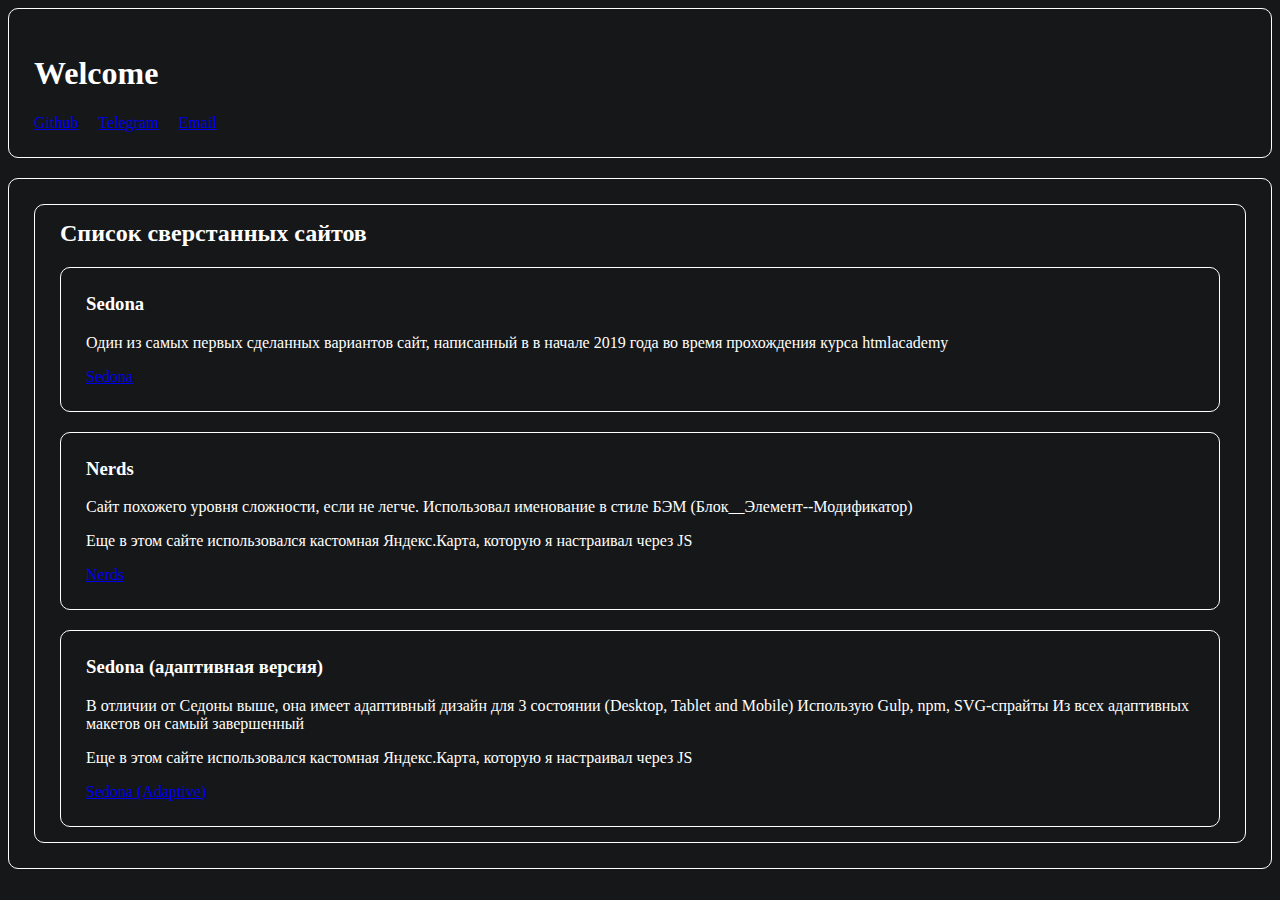
<file: index.html>
<!DOCTYPE html>
<html lang="ru">
<head>
	<meta charset="UTF-8">
	<meta http-equiv="X-UA-Compatible" content="IE=edge">
	<meta name="viewport" content="width=device-width, initial-scale=1.0">
	<link rel="stylesheet" href="style.css">
	<title>Zen of Life</title>
</head>
<body class="body">
	<header class="header">
		<h1>Welcome</h1>

		<nav class="header__nav nav">
			<ul>
				<li><a href="https://github.com/dark7lord">Github</a></li>
				<li><a href="https://telegram.me/dark7lord">Telegram</a></li>
				<li><a href="mailto:dark7lord@yandex.ru">Email</a></li>
			</ul>
		</nav>
	</header>

	<main class="main">
		<section class="portfolio">
			<h2>Список сверстанных сайтов</h2>
			<ul>
				<li class="portfolio__card">
					<h3>Sedona</h3>
					<p>
						Один из самых первых сделанных вариантов сайт, 
						написанный в в начале 2019 года 
						во время прохождения курса htmlacademy
					</p>
					<a href="sedona/index.html">Sedona</a>
				</li>
				<li class="portfolio__card">
					<h3>Nerds</h3>
					<p>
						Сайт похожего уровня сложности, если не легче.
						Использовал именование в стиле БЭМ (Блок__Элемент--Модификатор)
					</p>
					<p>Еще в этом сайте использовался кастомная Яндекс.Карта, которую я настраивал через JS</p>
					<a href="nerds/index.html">Nerds</a>
				</li>
				<li class="portfolio__card">
					<h3>Sedona (адаптивная версия)</h3>
					<p>
						В отличии от Седоны выше, она имеет адаптивный дизайн для 3 состоянии (Desktop, Tablet and Mobile)
						Использую Gulp, npm, SVG-спрайты
						Из всех адаптивных макетов он самый завершенный
					</p>
					<p>Еще в этом сайте использовался кастомная Яндекс.Карта, которую я настраивал через JS</p>
					<a href="adaptive-sedona/index.html">Sedona (Adaptive)</a>
				</li>
			</ul>
		</section>
	</main>
</body>
</html>
</file>
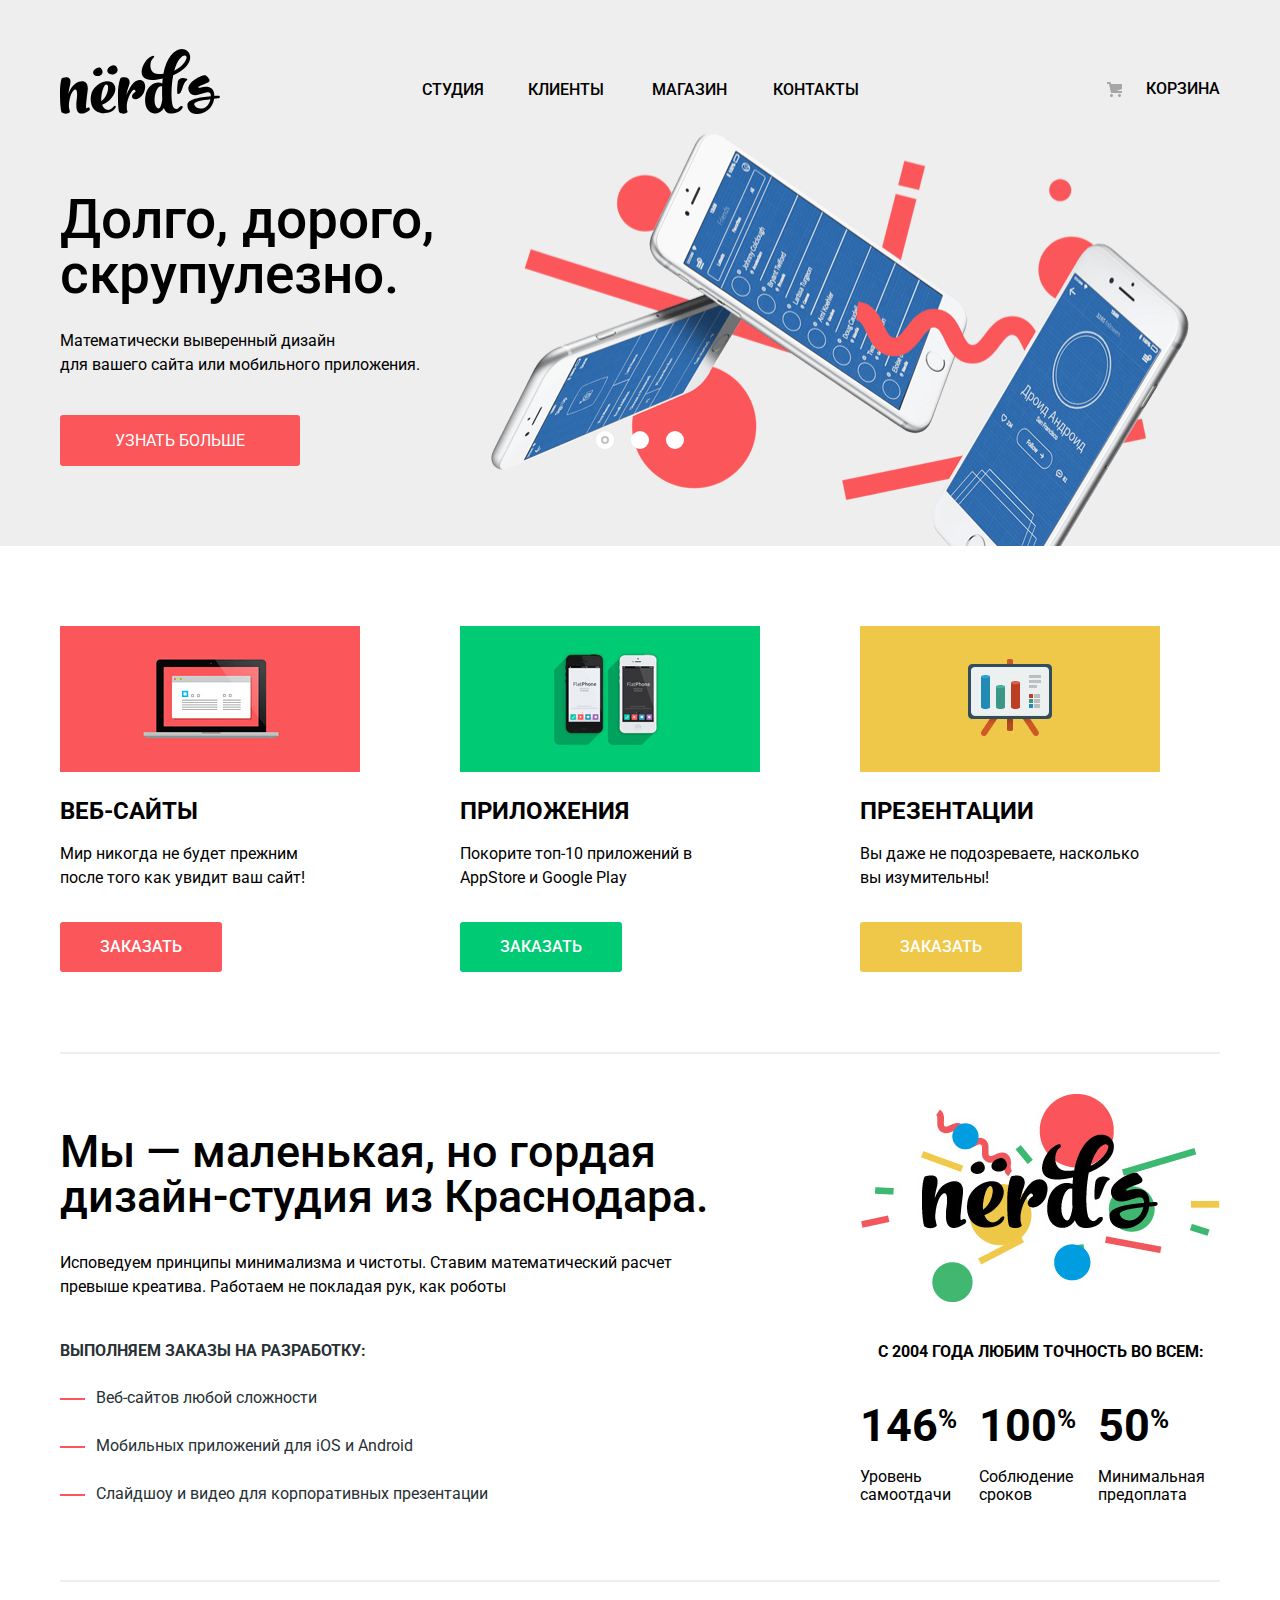
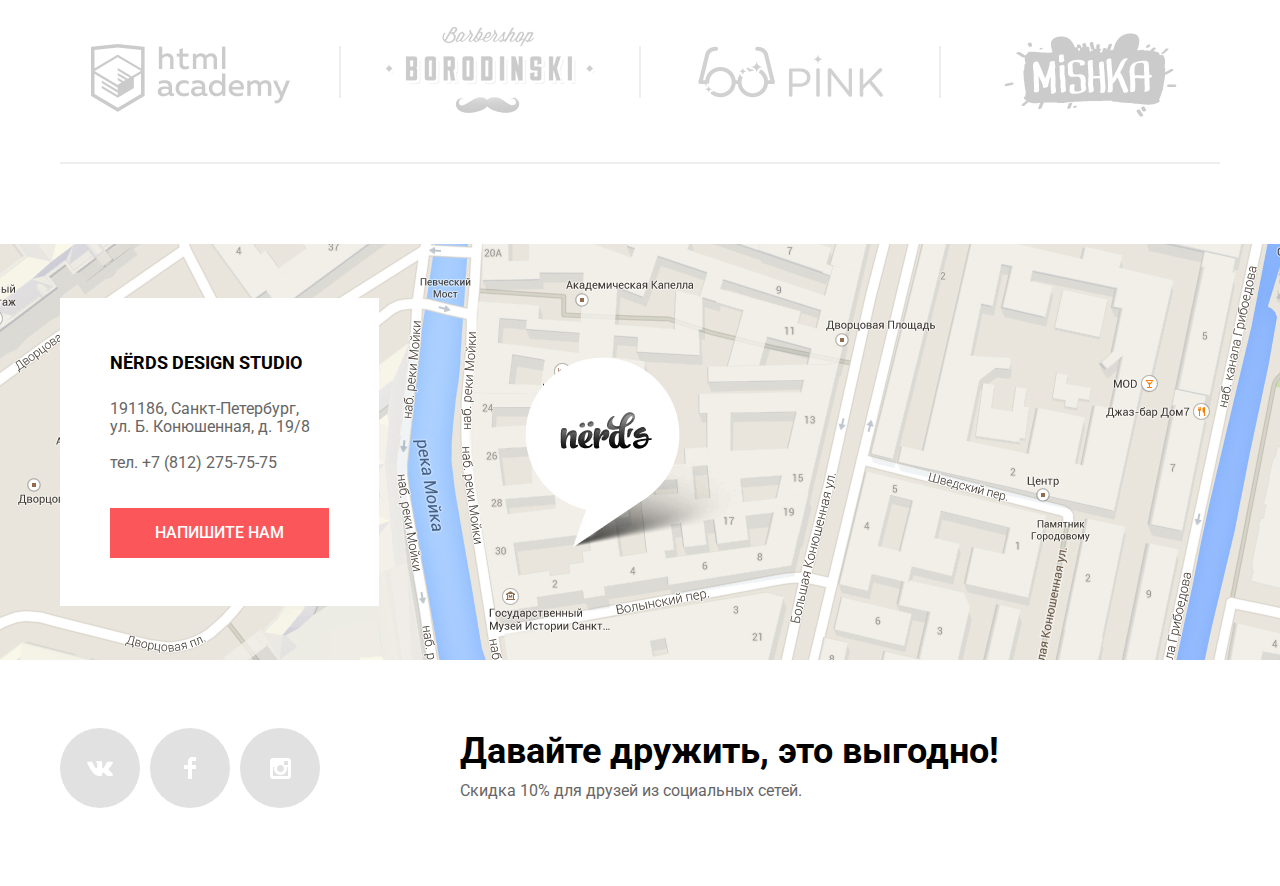
<file: nerds/index.html>
<!DOCTYPE html>
<html class="page" lang="ru">
  <head>
    <title>Нёрдс — Главная</title>
    <meta charset="utf-8">
    <link href="https://fonts.googleapis.com/css2?family=Roboto:ital,wght@0,400;0,500;0,700;1,400;1,500;1,700&display=swap" rel="stylesheet">
    <link rel="stylesheet" href="css/normalize.min.css">
    <link rel="stylesheet" href="css/style.min.css">
  </head>
  <body class="page-body">
    <header class="header">
      <div class="header__wrapper wrapper">
        <a class="header__link-logo" aria-label="На главную страницу">
          <svg width="160" height="66" viewBox="0 0 160 66" fill="none" xmlns="http://www.w3.org/2000/svg" aria-label="Логотип Нёрдс">
            <path fill-rule="evenodd" clip-rule="evenodd" d="M48.031 24.783C51.682 28.757 59.647 25.158 57.062 19.861C55.336 16.305 52.75 17.13 50.904 18.041C47.208 19.82 46.509 23.088 48.031 24.783ZM42.105 22.002C44.481 26.868 37.168 30.173 33.813 26.523C32.415 24.968 33.058 21.963 36.449 20.33C38.146 19.494 40.522 18.734 42.105 22.002ZM157.936 50.374C156.715 50.5332 155.442 50.6425 154.221 50.7474L154.179 50.751V50.807C151.764 68.171 127.991 71.038 127.4 57.406C127.131 51.239 138.993 49.456 150.798 48.318C151.007 42.9112 147.233 44.1234 142.648 45.5959C137.829 47.1437 132.115 48.979 129.19 43.717C124.171 34.692 143.822 25.779 145.918 27.615C152.271 33.1766 149.4 34.2063 144.727 35.8824L144.539 35.95C135.049 39.36 138.748 40.057 140.028 39.676C147.597 37.423 154.394 38.636 154.34 47.993C154.955 47.9419 155.557 47.9025 156.154 47.8634L156.154 47.8634C156.807 47.8207 157.452 47.7784 158.097 47.722C160.403 47.507 160.564 50.157 157.936 50.374ZM150.422 51.13C141.298 52.158 133.409 53.566 134.269 56.485C135.985 62.058 147.846 63.303 150.422 51.13ZM117.79 34.23C116.975 39.88 116.996 45.881 117.678 45.918C118.012 45.937 119.982 45.572 120.617 44.411C121.226 43.2934 121.794 41.7543 122.388 40.141L122.388 40.1409L122.388 40.1409L122.388 40.1408L122.388 40.1407L122.388 40.1406L122.388 40.1405C123.586 36.8907 124.895 33.3397 126.883 32.324C129.725 30.873 118.795 27.279 117.79 34.23ZM28.883 62.666C20.964 68.004 14.664 66.825 16.671 51.818C18.121 40.914 15.723 40.297 13.549 42.376C10.704 45.073 8.921 52.099 8.865 58.788C9.12323 60.3951 9.45828 61.9889 9.869 63.564C10.203 65.194 4.962 66.879 1.895 64.575C0.837 63.79 0 55.865 0 45.131C0 36.307 1.171 30.236 2.23 29.956C10.259 27.765 11.542 31.304 9.813 37.937C9.12537 40.5343 8.65871 43.1851 8.418 45.861C10.091 41.197 12.489 37.376 15.221 35.688C22.637 31.024 28.826 33.215 27.655 42.489C25.648 59.069 25.481 61.316 27.265 60.024C29.496 58.45 30.945 61.262 28.883 62.666ZM41.766 65.142C47.176 65.761 52.807 64.074 54.982 60.59C56.821 57.667 55.316 56.655 53.197 59.015C48.737 64.131 44.109 61.826 42.158 56.655L42.66 56.487C52.082 52.721 57.992 42.493 54.257 36.704C49.126 28.723 33.069 35.86 31.061 47.045C29.221 57.386 34.016 64.299 41.766 65.142ZM41.377 53.172C47.232 49.013 49.183 39.852 47.566 37.267C45.838 34.57 42.492 38.784 41.321 49.013C41.21 50.474 41.21 51.878 41.377 53.172ZM77.125 51.051C79.188 50.376 81.494 48.499 83.091 45.992C83.538 45.289 83.914 44.657 84.43 43.012C84.3675 43.2111 84.3915 43.1204 84.4509 42.8953C84.5588 42.4863 84.7839 41.6335 84.82 41.271C84.82 41.215 84.876 40.932 84.932 40.822C86.157 33.965 81.921 30.086 76.065 33.009C72.776 34.638 68.706 40.822 66.253 47.51C66.866 43.912 67.925 40.484 69.096 37.111C71.103 31.154 67.368 28.119 60.956 29.862C59.896 30.143 57.945 37.955 57.945 46.779C57.945 57.513 58.503 63.695 59.562 64.483C62.628 66.843 68.092 65.101 67.535 63.527C67.3189 62.9291 67.1554 62.3284 66.9926 61.7303L66.977 61.673C66.977 61.504 66.977 61.335 66.922 61.167C65.861 54.196 69.933 44.532 73.278 41.946C74.17 41.215 75.396 41.721 75.564 43.632C72.832 44.981 71.94 47.342 71.94 48.353C71.94 51.107 74.727 51.781 77.125 51.051Z" fill="black"/>
            <path fill-rule="evenodd" clip-rule="evenodd" d="M113.207 27.161C112.726 29.6539 112.354 32.1666 112.092 34.692C111.033 44.752 111.48 53.688 112.705 57.678C113.431 59.815 116.162 62.624 118.783 59.701C121.626 56.498 124.75 58.352 120.957 62.117C118.617 64.422 114.268 65.995 109.918 65.545C106.795 65.152 104.9 63.13 103.784 60.04C103.34 60.938 102.837 61.725 102.224 62.342C100.105 64.535 97.539 65.772 94.25 65.434C87.613 64.704 83.712 57.511 85.551 47.281C87.503 36.49 96.87 32.556 102.279 35.424C102.391 34.075 102.502 32.725 102.614 31.32C102.642 31.1795 102.655 31.039 102.669 30.8985C102.683 30.758 102.697 30.6175 102.724 30.477C101.079 30.8387 99.424 31.1575 97.762 31.433C73.787 35.423 82.04 15.864 87.894 10.75C94.53 5.017 95.254 8.895 93.191 10.188C89.511 12.548 87.894 26.093 98.432 26.093C100.161 26.093 101.778 25.981 103.394 25.812C106.685 7.49 116.665 -1.391 124.75 1.532C133.726 4.792 132.779 19.067 113.207 27.161ZM102.279 51.554C102.055 48.012 102.055 44.022 102.112 39.918C102.112 39.6576 102.127 39.3974 102.141 39.1449C102.155 38.9068 102.168 38.6754 102.168 38.457C98.822 36.939 95.533 42.11 94.695 49.249C93.749 57.622 97.483 62.062 99.603 60.04C101.22 58.409 102.056 53.237 102.279 51.554ZM126.365 8.389C124.581 5.747 118.058 8.951 114.267 22.721C123.802 18.167 127.593 10.299 126.365 8.389Z" fill="black"/>
          </svg>
        </a>

        <nav class="header__main-nav main-nav">
          <ul class="main-nav__site-list site-list">
            <li class="site-list__item">
              <a href="#">Студия</a>
            </li>
            <li class="site-list__item">
              <a href="#">Клиенты</a>
            </li>
            <li class="site-list__item">
              <a href="catalog.html">Магазин</a>
            </li>
            <li class="site-list__item">
              <a href="#">Контакты</a>
            </li>
          </ul>
        </nav>

        <a href="#" class="header__link-to-basket">
          <svg class="header__svg-basket" width="15" height="15" viewBox="0 0 15 15" fill="none" xmlns="http://www.w3.org/2000/svg">
            <path d="M4.5 15C5.32843 15 6 14.3284 6 13.5C6 12.6716 5.32843 12 4.5 12C3.67157 12 3 12.6716 3 13.5C3 14.3284 3.67157 15 4.5 15Z" fill="#A6A6A6"/>
            <path d="M12.5 15C13.3284 15 14 14.3284 14 13.5C14 12.6716 13.3284 12 12.5 12C11.6716 12 11 12.6716 11 13.5C11 14.3284 11.6716 15 12.5 15Z" fill="#A6A6A6"/>
            <path d="M15 2H4.07L3.648 0H0V2H2.031L4.016 11H15V9H9.441L15 6.951V2Z" fill="#A6A6A6"/>
          </svg>
          <span>Корзина</span>
        </a>
      </div>
    </header>

    <main class="main">
      <h1 class="visually-hidden">Главная страница Нёрдс</h1>

      <section class="promo-slider">
        <div class="promo-slider__wrapper wrapper">
          <h2 class="visually-hidden">Промо-слайдер</h2>

          <ul class="promo-slider__list">
            <li class="promo-slider__list-item slide slide--1 slide--active">
              <h3 class="slide__title">Долго, дорого, скрупулезно.</h3>
              <p class="slide__text">
                Математически выверенный дизайн<br> для вашего сайта или мобильного приложения.
              </p>
              <a href="#" class="slide__link-to-more">Узнать больше</a>
            </li>
            <li class="promo-slider__list-item slide slide--2">
              <h3 class="slide__title">Любим математику как никто другой</h3>
              <p class="slide__text">
                Никакого креатива, только математические формулы для расчета идеальных пропорций
              </p>
              <a href="#" class="slide__link-to-more">Узнать больше</a>
            </li>
            <li class="promo-slider__list-item slide slide--3">
              <h3 class="slide__title">Только ночь, только хардкор</h3>
              <p class="slide__text">
                Работать днем, как все? Мы против этого. Ближе к полуночи работа только начинается.
              </p>
              <a href="#" class="slide__link-to-more">Узнать больше</a>
            </li>
          </ul>

          <ul class="promo-slider__btn-list">
            <li class="promo-slider__btn-list-item">
              <button class="promo-slider__btn promo-slider__btn--active">
                <span class="visually-hidden">Слайд 1</span>
              </button>
            </li>
            <li class="promo-slider__btn-list-item">
              <button class="promo-slider__btn">
                <span class="visually-hidden">Слайд 2</span>
              </button>
            </li>
            <li class="promo-slider__btn-list-item">
              <button class="promo-slider__btn">
                <span class="visually-hidden">Слайд 3</span>
              </button>
            </li>
          </ul>
        </div>
      </section>

      <section class="services">
        <div class="services__wrapper wrapper">
          <h2 class="visually-hidden">Список услуг</h2>

          <ul class="services__list">
            <li class="services__list-item service service--1">
              <div class="service__background"></div>
              <h3 class="service__title">Веб-сайты</h3>
              <p class="service__description">
                Мир никогда не будет прежним после того как увидит ваш сайт!
              </p>
              <a href="#" class="service__link-order">Заказать</a>
            </li>

            <li class="services__list-item service service--2">
              <div class="service__background"></div>
              <h3 class="service__title">Приложения</h3>
              <p class="service__description">
                Покорите топ-10 приложений в AppStore и Google Play
              </p>
              <a href="#" class="service__link-order service__link-order--green">Заказать</a>
            </li>

            <li class="services__list-item service service--3">
              <div class="service__background"></div>
              <h3 class="service__title">Презентации</h3>
              <p class="service__description">
                Вы даже не подозреваете, насколько вы изумительны!
              </p>
              <a href="#" class="service__link-order service__link-order--yellow">Заказать</a>
            </li>
          </ul>
        </div>
      </section>

      <section class="description-nerds">
        <div class="description-nerds__wrapper wrapper">
          <div class="description-nerds__text-wrapper">
            <h2 class="visually-hidden">Описание компании Nёrds</h2>

            <p class="description-nerds__text-slogan">
              Мы — маленькая, но гордая дизайн-студия из Краснодара.
            </p>

            <p class="description-nerds__text-principles">
              Исповедуем принципы минимализма и чистоты.
              Ставим математический расчет превыше креатива.
              Работаем не покладая рук, как роботы
            </p>

            <h3 class="description-nerds__title">Выполняем заказы на разработку:</h3>
            <ul class="description-nerds__list-services">
              <li class="description-nerds__list-services-item">
                Веб-сайтов любой сложности
              </li>
              <li class="description-nerds__list-services-item">
                Мобильных приложений для iOS и Android
              </li>
              <li class="description-nerds__list-services-item">
                Слайдшоу и видео для корпоративных презентации
              </li>
            </ul>
          </div>

          <div class="description-nerds__table-logo-wrapper">
            <img class="description-nerds__logo" src="img/nerds-illustration-1.png" width="360" height="208" alt="Логотип Neds">

            <h3 class="description-nerds__table-title">С 2004 года любим точность во всем:</h3>
            <ul class="description-nerds__static-table">
              <li>
                <p class="description-nerds__static-table-field">
                  Уровень самоотдачи
                </p>
                <p class="description-nerds__static-table-value">
                  146<sup class="description-nerds__static-table-value-procent">%</sup>
                </p>
              </li>
              <li>
                <p class="description-nerds__static-table-field">
                  Соблюдение сроков
                </p>
                <p class="description-nerds__static-table-value">
                  100<sup class="description-nerds__static-table-value-procent">%</sup>
                </p>
              </li>
              <li>
                <p class="description-nerds__static-table-field">
                  Минимальная предоплата
                </p>
                <p class="description-nerds__static-table-value">
                  50<sup class="description-nerds__static-table-value-procent">%</sup>
                </p>
              </li>
            </ul>
          </div>
        </div>
      </section>

      <section class="partners">
        <div class="partners__wrapper wrapper">
          <h2 class="visually-hidden">Наши партнеры</h2>

          <ul class="partners__list">
            <li class="partners__list-item">
              <a class="partners__link" href="https://htmlacademy.ru/intensive/htmlcss">
                <img class="partners__img partners__img--htmlacademy" src="img/htmlacademy-logo.png" width="199" height="68" alt="Html Academy">
              </a>
            </li>
            <li class="partners__list-item">
              <a class="partners__link" href="#">
                <img class="partners__img partners__img--barbershop" src="img/barbershop-logo.png" width="209" height="90" alt="Barbershop Borodinski">
              </a>
            </li>
            <li class="partners__list-item">
              <a class="partners__link" href="#">
                <img class="partners__img partners__img--pink" src="img/pink-logo.png" width="185" height="52" alt="Pink">
              </a>
            </li>
            <li class="partners__list-item">
              <a class="partners__link" href="#">
                <img class="partners__img partners__img--mishka" src="img/mishka-logo.png" width="173" height="84" alt="Mishka">
              </a>
            </li>
          </ul>
        </div>
      </section>

      <section class="map">
        <h2 class="visually-hidden">Карта</h2>

        <div class="map__iframe" id="map"></div>

        <div class="map__wrapper wrapper">
          <div class="map__contacts">
            <h3 class="map__title">Nёrds Design Studio</h3>
            <address class="map__address">191186, Санкт-Петербург,<br> ул. Б. Конюшенная, д. 19/8</address>
            <a href="tel:+78122757575" class="map__phone">тел. +7 (812) 275-75-75</a>
            <a class="map__btn-open-modal" href="#">Напишите нам</a>
          </div>
        </div>
      </section>
    </main>

    <footer class="footer">
      <div class="footer__wrapper wrapper">
        <div class="footer__social social">
          <h3 class="visually-hidden">Социальные сети</h3>
          <ul class="social__list">
            <li class="social__list-item">
              <a class="social__link" href="#">
                <svg class="social__svg" width="27" height="15" viewBox="0 0 27 15" fill="none" xmlns="http://www.w3.org/2000/svg">
                  <path d="M16.138 11.51C17.094 11.201 18.318 13.55 19.621 14.449C20.599 15.13 21.348 14.983 21.348 14.983L24.821 14.933C24.821 14.933 26.636 14.821 25.778 13.379C25.707 13.259 25.275 12.31 23.193 10.357C21.016 8.31404 21.311 8.64504 23.932 5.11304C25.529 2.96004 26.168 1.64504 25.968 1.08504C25.776 0.546037 24.603 0.686037 24.603 0.686037L20.69 0.713037C20.309 0.714037 19.986 0.832037 19.839 1.22804C19.836 1.23204 19.218 2.89404 18.394 4.30704C16.653 7.29604 15.958 7.45504 15.67 7.26804C15.009 6.83504 15.176 5.53104 15.176 4.60404C15.176 1.70704 15.608 0.499037 14.33 0.187037C13.903 0.0830374 13.591 0.0150374 12.502 0.00503741C11.11 -0.0159626 9.92797 0.00503743 9.25797 0.334037C8.81297 0.557037 8.47197 1.04604 8.67897 1.07404C8.93897 1.10904 9.52197 1.23404 9.83397 1.66004C10.235 2.21204 10.223 3.44904 10.223 3.44904C10.223 3.44904 10.452 6.86004 9.68297 7.28304C9.15497 7.57304 8.43297 6.98104 6.87997 4.26704C6.08697 2.87904 5.48797 1.34504 5.48797 1.34504C5.48797 1.34504 5.37197 1.06004 5.16197 0.904037C4.91197 0.719037 4.56197 0.660037 4.56197 0.660037L0.84797 0.684037C0.84797 0.684037 0.28997 0.700037 0.0849697 0.946037C-0.0970303 1.16404 0.0699697 1.61404 0.0699697 1.61404C0.0699697 1.61404 2.97897 8.49504 6.27297 11.961C9.29297 15.143 12.725 14.932 12.725 14.932H14.28C14.28 14.932 14.749 14.878 14.989 14.62C15.213 14.38 15.203 13.929 15.203 13.929C15.203 13.929 15.172 11.82 16.138 11.51Z" fill="white"/>
                </svg>
                <span class="visually-hidden">ВКонтакте</span>
              </a>
            </li>
            <li class="social__list-item">
              <a class="social__link" href="#">
                <svg class="social__svg" width="12" height="22" viewBox="0 0 12 22" fill="none" xmlns="http://www.w3.org/2000/svg">
                  <path d="M12 4V0H8C5.79086 0 4 1.79086 4 4V8H0V12H4V22H8V12H12V8H8V4H12Z" fill="white"/>
                </svg>
                <span class="visually-hidden">Фейсбук</span>
              </a>
            </li>
            <li class="social__list-item">
              <a class="social__link" href="#">
                <svg class="social__svg" width="21" height="21" viewBox="0 0 21 21" fill="none" xmlns="http://www.w3.org/2000/svg">
                  <path fill-rule="evenodd" clip-rule="evenodd" d="M3 0H18C19.65 0 21 1.35 21 3V18C21 19.65 19.65 21 18 21H3C1.35 21 0 19.65 0 18V3C0 1.35 1.35 0 3 0ZM14 10.5C14 8.57 12.43 7 10.5 7C8.57 7 7 8.57 7 10.5C7 12.43 8.57 14 10.5 14C12.43 14 14 12.43 14 10.5ZM3 18V9H4.181C4.0626 9.49127 4.00186 9.99467 4 10.5C4 14.0899 6.91015 17 10.5 17C14.0899 17 17 14.0899 17 10.5C16.9986 9.99464 16.9379 9.49118 16.819 9H18V18H3ZM14 7H18V3H14V7Z" fill="white"/>
                </svg>
                <span class="visually-hidden">Инстаграмм</span>
              </a>
            </li>
          </ul>
        </div>

        <div class="footer__slogan">
          <p class="footer__text-slogan">
            Давайте дружить, это выгодно!
          </p>
          <p class="footer__text">
            Скидка 10% для друзей из социальных сетей.
          </p>
        </div>
      </div>
    </footer>

    <!-- Модальное окно "Напишите нам" -->
    <section class="modal-callback">
      <h2 class="modal-callback__title">Напишите нам</h2>

      <form action="https://echo.htmlacademy.ru" class="modal-callback__form">
        <label class="modal-callback__label modal-callback__label--name">
          Ваше имя:
          <input class="modal-callback__input-text modal-callback__input-text--name" type="text" name="name" placeholder="Имя Фамилия">
        </label>

        <label class="modal-callback__label modal-callback__label--email">
          Ваш email:
          <input class="modal-callback__input-text modal-callback__input-text--email" type="email" name="email" placeholder="email@example.com">
        </label>

        <label class="modal-callback__label modal-callback__label--text">
          Текст письма
          <textarea class="modal-callback__textarea" name="comment" placeholder="В свободной форме" ></textarea>
        </label>

        <button class="modal-callback__btn-submit" type="submit">Отправить</button>
      </form>

      <button class="modal-callback__btn-close" type="button">
        <span class="visually-hidden">Закрыть</span>
      </button>
    </section>
    <script src="https://api-maps.yandex.ru/2.1/?lang=ru_RU&amp;apikey=b7ea113c-64a5-4a83-9b36-6cc6e400c461"></script>
    <script src="js/scripts.min.js"></script>
  </body>
</html>
</file>
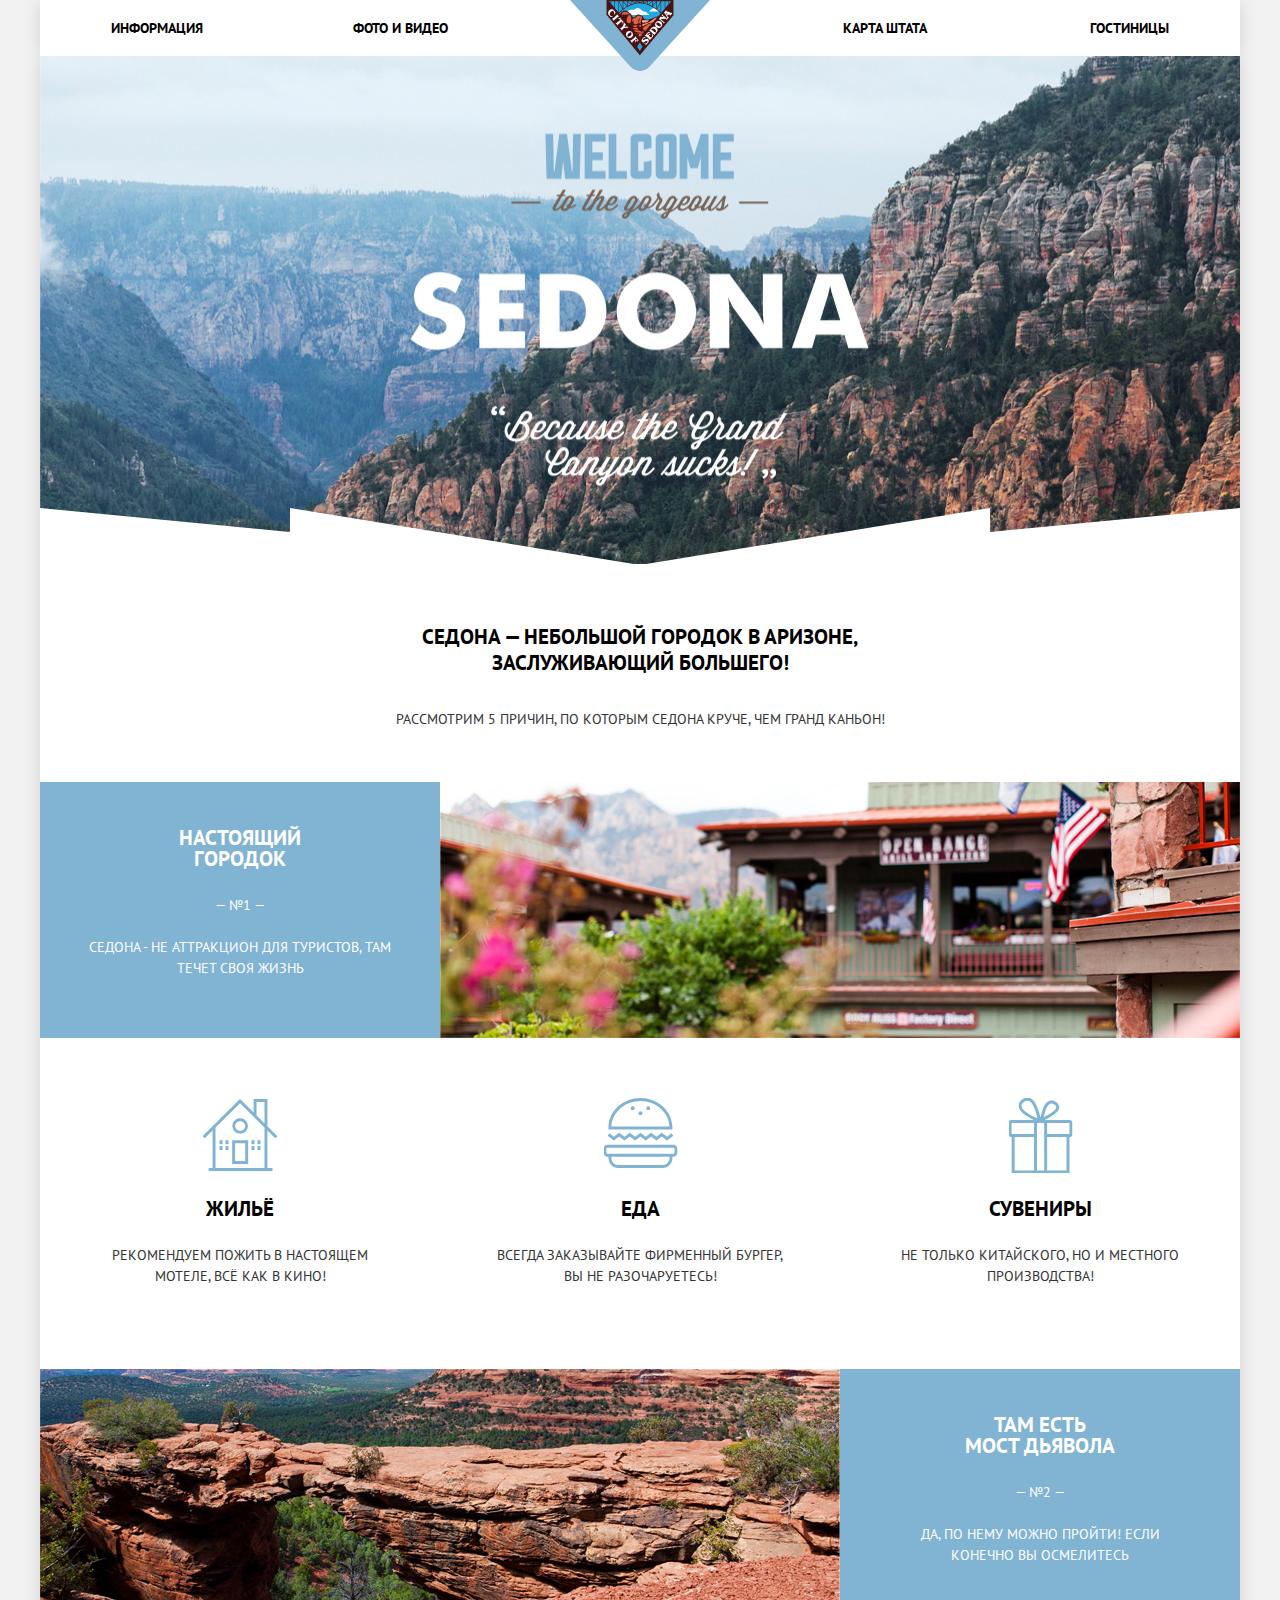
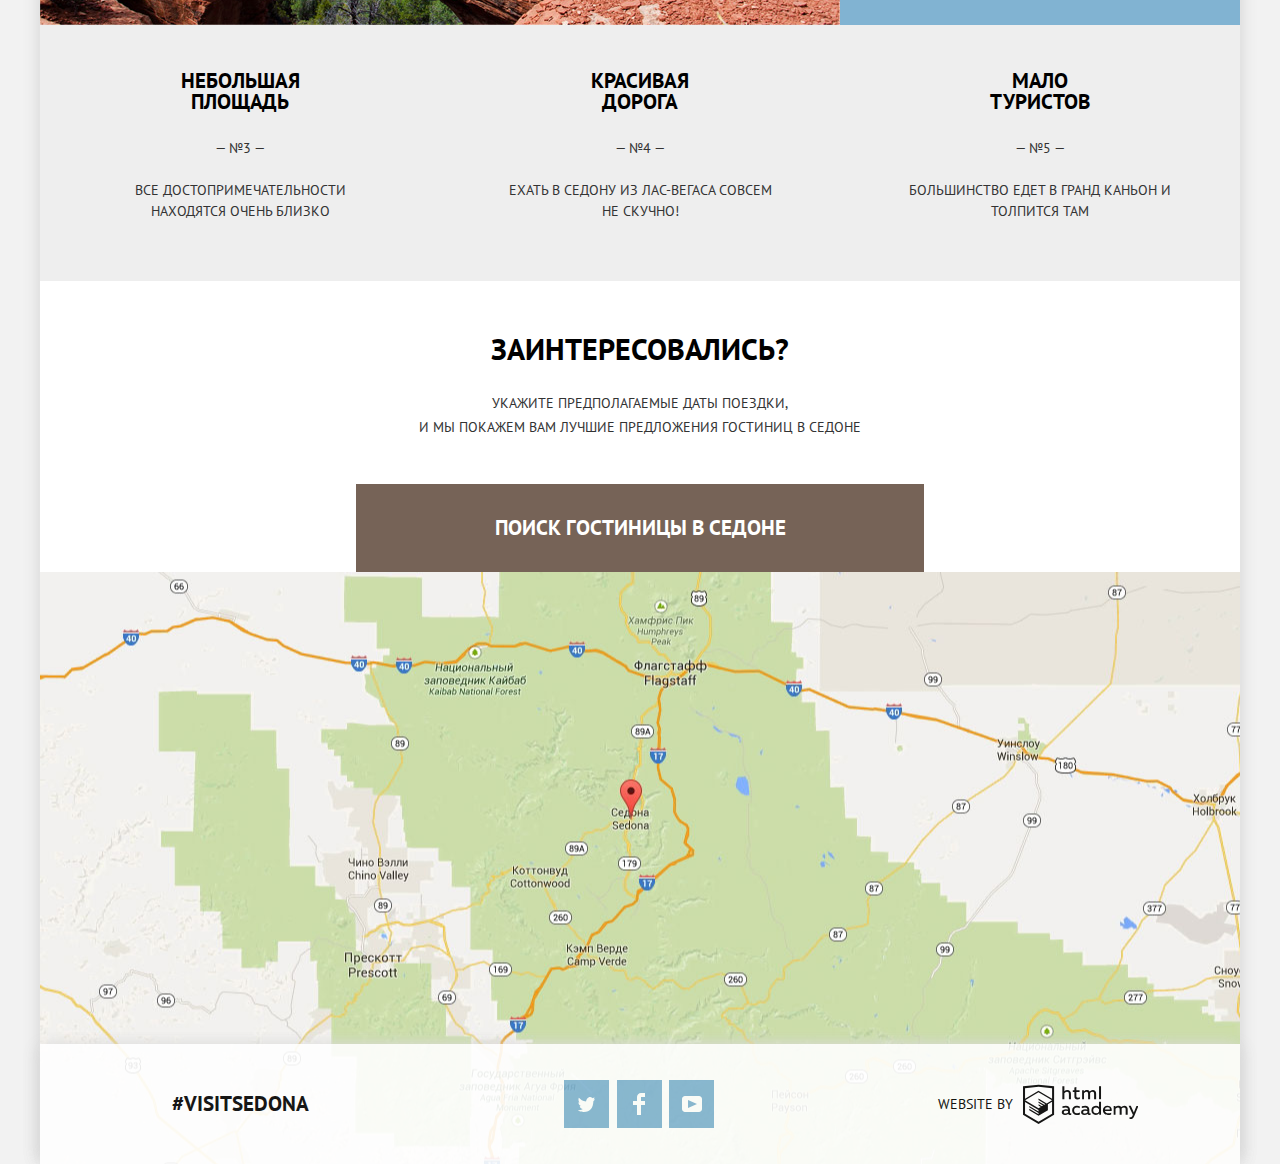
<file: sedona/index.html>
<!DOCTYPE html>
<html lang="ru">

<head>
  <meta charset="utf-8">
  <title>HTML Academy: Седона - Главная</title>
  <link href="https://fonts.googleapis.com/css?family=PT+Sans:400,700&amp;subset=cyrillic" rel="stylesheet">
  <link rel="stylesheet" href="css/normalize.css">
  <link rel="stylesheet" href="css/style.min.css">
</head>

<body>
  <header class="main-header">
    <div class="container">
      <nav class="main-nav">
        <a class="main-header-logo"><img src="img/logo.svg" alt="Главный логотип гостиницы Седона" width="140" height="72"></a>

        <ul class="site-navigation">
          <li><a href="sedona-info.html">Информация</a></li>
          <li><a href="sedona-photo-video.html">Фото и видео</a></li>
        </ul>
        <ul class="site-navigation">
          <li><a href="sedona-map.html">Карта штата</a></li>
          <li><a href="sedona-hotels.html">Гостиницы</a></li>
        </ul>
      </nav>
    </div>
  </header>

  <main class="container">
    <h1 class="visually-hidden">Sedona</h1>
    <section class="promo">
      <h2 class="visually-hidden">Промо гостиницы</h2>
      <div class="promo-text">
        <p>Седона — небольшой городок в Аризоне,<br> заслуживающий большего!</p>
        <p>Рассмотрим 5 причин, по которым Седона круче, чем Гранд Каньон! </p>
      </div>
    </section>

    <section class="features">
      <h2 class="visually-hidden">Преимущества</h2>

      <section class="feature-1">
        <div class="feature feature-text">
          <h3>Настоящий городок</h3>
          <span>— №1 —</span>
          <p>Седона - не аттракцион для туристов, там течет своя жизнь </p>
        </div>

        <div class="feature-image">
        </div>
      </section>

      <section class="list-features">
        <h3 class="visually-hidden">Список преимуществ</h3>
        <ul class="list-features">
          <li class="feature not-a-number not-a-number--house">
            <h4>Жильё</h4>
            <p>Рекомендуем пожить в настоящем мотеле, всё как в кино!</p>
          </li>

          <li class="feature not-a-number not-a-number--food">
            <h4>Еда</h4>
            <p>Всегда заказывайте фирменный бургер, вы не разочаруетесь!</p>
          </li>

          <li class="feature not-a-number not-a-number--suvenir">
            <h4>Сувениры</h4>
            <p>Не только китайского, но и местного производства!</p>
          </li>
        </ul>
      </section>

      <section class="feature-2">
        <div class="feature feature-text">
          <h3>Там есть<br> мост Дьявола</h3>
          <span>— №2 —</span>
          <p>Да, по нему можно пройти! Если конечно вы осмелитесь</p>
        </div>

        <div class="feature-image">
        </div>
      </section>

      <ul class="list-features  list-items">
        <li class="feature feature-3">
          <h3>Небольшая площадь</h3>
          <span>— №3 —</span>
          <p>Все достопримечательности находятся очень близко</p>
        </li>
        <li class="feature feature-4">
          <h3>Красивая дорога</h3>
          <span>— №4 —</span>
          <p>Ехать в Седону из Лас-Вегаса совсем не скучно!</p>
        </li>
        <li class="feature feature-5">
          <h3>Мало туристов</h3>
          <span>— №5 —</span>
          <p>Большинство едет в Гранд Каньон и толпится там</p>
        </li>
      </ul>
    </section>

    <section class="search-hotels-form">
      <h2>Заинтересовались?</h2>
      <p>Укажите предполагаемые даты поездки,<br> и мы покажем вам лучшие предложения гостиниц в Седоне</p>
      <div class="search-modal">
        <button class="button-search" type="button">Поиск гостиницы в Седоне</button>
        <form class="search-hotels  search-hotels-show" action="https://echo.htmlacademy.ru" method="post">
          <fieldset>
            <legend class="visually-hidden">Форма поиска гостиниц в Седоне</legend>
            <p>
              <label for="date-arrival">
                Дата заезда:
              </label>
              <input type="text" name="date-arrival" value="24 апреля 2017" id="date-arrival">
              <button class="calendar-btn" name="caledar button">
                <span class="visually-hidden">Кнопка календаря</span>
                <svg width="21" height="22" version="1.1" xmlns="http://www.w3.org/2000/svg" xmlns:xlink="http://www.w3.org/1999/xlink" x="0px" y="0px" viewBox="0 0 21 22" enable-background="new 0 0 21 22" xml:space="preserve">
                  <g id="calendar_1_">
                    <path d="M19.251,2.025h-2.845V0.648c0-0.381-0.294-0.689-0.656-0.689c-0.363,0-0.656,0.308-0.656,0.689v1.377h-3.938V0.648
		c0-0.381-0.294-0.689-0.655-0.689c-0.363,0-0.657,0.308-0.657,0.689v1.377H5.906V0.648c0-0.381-0.294-0.689-0.656-0.689
		c-0.363,0-0.657,0.308-0.657,0.689v1.377H1.75C0.784,2.025,0,2.847,0,3.862v16.302C0,21.179,0.784,22,1.75,22h17.501
		C20.217,22,21,21.179,21,20.164V3.862C21,2.847,20.217,2.025,19.251,2.025z M19.688,20.164c0,0.253-0.195,0.459-0.437,0.459H1.75
		c-0.241,0-0.438-0.206-0.438-0.459V3.862c0-0.253,0.196-0.459,0.438-0.459h2.844v1.378c0,0.381,0.294,0.689,0.657,0.689
		c0.362,0,0.656-0.308,0.656-0.689V3.403h3.938v1.378c0,0.381,0.294,0.689,0.657,0.689c0.361,0,0.655-0.308,0.655-0.689V3.403h3.938
		v1.378c0,0.381,0.293,0.689,0.656,0.689c0.362,0,0.656-0.308,0.656-0.689V3.403h2.845c0.241,0,0.437,0.206,0.437,0.459V20.164z" />
                    <rect x="4.594" y="8.225" width="2.625" height="2.066" />
                    <rect x="4.594" y="11.668" width="2.625" height="2.067" />
                    <rect x="4.594" y="15.112" width="2.625" height="2.066" />
                    <rect x="9.188" y="15.112" width="2.625" height="2.066" />
                    <rect x="9.188" y="11.668" width="2.625" height="2.067" />
                    <rect x="9.188" y="8.225" width="2.625" height="2.066" />
                    <rect x="13.781" y="15.112" width="2.625" height="2.066" />
                    <rect x="13.781" y="11.668" width="2.625" height="2.067" />
                    <rect x="13.781" y="8.225" width="2.625" height="2.066" />
                  </g>
                </svg>
              </button>
            </p>
            <p>
              <label for="date-departure">
                Дата выезда:
              </label>
              <input type="text" name="date-departure" value="4 июля 2017" id="date-departure">
              <button class="calendar-btn" name="calendar button">
                <span class="visually-hidden">Кнопка календаря</span>
                <svg width="21" height="22" version="1.1" xmlns="http://www.w3.org/2000/svg" xmlns:xlink="http://www.w3.org/1999/xlink" x="0px" y="0px" viewBox="0 0 21 22" enable-background="new 0 0 21 22" xml:space="preserve">
                  <g>
                    <path d="M19.251,2.025h-2.845V0.648c0-0.381-0.294-0.689-0.656-0.689c-0.363,0-0.656,0.308-0.656,0.689v1.377h-3.938V0.648
		c0-0.381-0.294-0.689-0.655-0.689c-0.363,0-0.657,0.308-0.657,0.689v1.377H5.906V0.648c0-0.381-0.294-0.689-0.656-0.689
		c-0.363,0-0.657,0.308-0.657,0.689v1.377H1.75C0.784,2.025,0,2.847,0,3.862v16.302C0,21.179,0.784,22,1.75,22h17.501
		C20.217,22,21,21.179,21,20.164V3.862C21,2.847,20.217,2.025,19.251,2.025z M19.688,20.164c0,0.253-0.195,0.459-0.437,0.459H1.75
		c-0.241,0-0.438-0.206-0.438-0.459V3.862c0-0.253,0.196-0.459,0.438-0.459h2.844v1.378c0,0.381,0.294,0.689,0.657,0.689
		c0.362,0,0.656-0.308,0.656-0.689V3.403h3.938v1.378c0,0.381,0.294,0.689,0.657,0.689c0.361,0,0.655-0.308,0.655-0.689V3.403h3.938
		v1.378c0,0.381,0.293,0.689,0.656,0.689c0.362,0,0.656-0.308,0.656-0.689V3.403h2.845c0.241,0,0.437,0.206,0.437,0.459V20.164z" />
                    <rect x="4.594" y="8.225" width="2.625" height="2.066" />
                    <rect x="4.594" y="11.668" width="2.625" height="2.067" />
                    <rect x="4.594" y="15.112" width="2.625" height="2.066" />
                    <rect x="9.188" y="15.112" width="2.625" height="2.066" />
                    <rect x="9.188" y="11.668" width="2.625" height="2.067" />
                    <rect x="9.188" y="8.225" width="2.625" height="2.066" />
                    <rect x="13.781" y="15.112" width="2.625" height="2.066" />
                    <rect x="13.781" y="11.668" width="2.625" height="2.067" />
                    <rect x="13.781" y="8.225" width="2.625" height="2.066" />
                  </g>
                </svg>
              </button>
            </p>
            <div class="number-of-people">
              <p>
                <label for="number-mans">
                  Взрослые:
                </label>
                <button class="btn-minus"><span class="visually-hidden">Кнопка уменьшить значение на 1 человека</span>–</button>
                <input type="text" name="number-mans" id="number-mans" value="2">
                <button class="btn-plus"><span class="visually-hidden">Кнопка увеличить значение на 1 человека</span>+</button>
                <label for="number-childs">
                  Дети:
                </label>
                <button class="btn-minus"><span class="visually-hidden">Кнопка уменьшить значение на 1 человека</span>–</button>
                <input type="text" name="number-childs" id="number-childs" value="0">
                <button class="btn-plus"><span class="visually-hidden">Кнопка увеличить значение на 1 человека</span>+</button>
              </p>
            </div>
            <button class="button-submit" type="submit">Найти</button>
          </fieldset>
        </form>
      </div>
    </section>
    <section class="map-hotels">
      <h2 class="visually-hidden">Гостиницы на карте</h2>
      <!--Здесь размещена карта-->
      <iframe src="https://www.google.com/maps/embed?pb=!1m18!1m12!1m3!1d456445.9892669705!2d-111.79042976748053!3d34.97407557128802!2m3!1f0!2f0!3f0!3m2!1i1024!2i768!4f13.1!3m3!1m2!1s0x872da132f942b00d%3A0x5548c523fa6c8efd!2z0KHQtdC00L7QvdCwLCDQkNGA0LjQt9C-0L3QsCA4NjMzNiwg0KHQqNCQ!5e0!3m2!1sru!2sru!4v1552309846034" width="1200" height="584" style="border:0" allowfullscreen></iframe>
    </section>
  </main>

  <footer class="main-footer">
    <div class="container">
      <p>#visitSEDONA</p>
      <ul class="social-links">
        <li><a class="twitter" href="#">
            <span class="visually-hidden">Twitter</span>
          </a></li>
        <li><a class="facebook" href="#">
            <span class="visually-hidden">Facebook</span>
          </a></li>
        <li><a class="youtube" href="#">
            <span class="visually-hidden">Youtube</span>
          </a></li>
      </ul>

      <p class="made-by">
        Website by
        <a href="https://htmlacademy.ru/intensive/htmlcss">
          <span class="visually-hidden">HTML Academy</span>
          <svg class="logo-name" width="115" height="41" id="Layer_1" data-name="Layer 1" xmlns="http://www.w3.org/2000/svg" viewBox="0 0 113 39">
            <title>logo_name</title>
            <path d="M401.93,351.51a2.07,2.07,0,0,0,.58-0.11v1.4a3.41,3.41,0,0,1-1.24.22,1.75,1.75,0,0,1-1.75-1,5.08,5.08,0,0,1-3.3,1.13c-1.59,0-3.06-.87-3.06-2.68,0-2.24,2.08-2.93,3.9-2.93a11.63,11.63,0,0,1,2.28.26v-0.31c0-1.09-.8-1.86-2.3-1.86a7.79,7.79,0,0,0-3.15.67v-1.79a10.72,10.72,0,0,1,3.35-.58c2.48,0,4,1.18,4,3.83v3.14A0.57,0.57,0,0,0,401.93,351.51Zm-6.76-1.19a1.42,1.42,0,0,0,1.64,1.29,3.56,3.56,0,0,0,2.53-1V349.1a10.21,10.21,0,0,0-1.9-.22C396.34,348.89,395.17,349.23,395.17,350.33Z" transform="translate(-355.09 -323.29)" fill="#000" />
            <path d="M408.15,343.91a5.29,5.29,0,0,1,2.7.67v1.79a4.28,4.28,0,0,0-2.42-.73,2.89,2.89,0,1,0,0,5.76,5.26,5.26,0,0,0,2.55-.67v1.8a6.58,6.58,0,0,1-2.9.6,4.42,4.42,0,0,1-4.72-4.54A4.54,4.54,0,0,1,408.15,343.91Z" transform="translate(-355.09 -323.29)" fill="#fff" />
            <path d="M420.93,351.51a2.07,2.07,0,0,0,.58-0.11v1.4a3.41,3.41,0,0,1-1.24.22,1.75,1.75,0,0,1-1.75-1,5.08,5.08,0,0,1-3.3,1.13c-1.59,0-3.06-.87-3.06-2.68,0-2.24,2.08-2.93,3.9-2.93a11.63,11.63,0,0,1,2.28.26v-0.31c0-1.09-.8-1.86-2.3-1.86a7.79,7.79,0,0,0-3.15.67v-1.79a10.72,10.72,0,0,1,3.35-.58c2.48,0,4,1.18,4,3.83v3.14A0.57,0.57,0,0,0,420.93,351.51Zm-6.76-1.19a1.42,1.42,0,0,0,1.64,1.29,3.56,3.56,0,0,0,2.53-1V349.1a10.21,10.21,0,0,0-1.9-.22C415.33,348.89,414.17,349.23,414.17,350.33Z" transform="translate(-355.09 -323.29)" fill="#000" />
            <path d="M431.76,340.14V352.9H430v-1.39a4.07,4.07,0,0,1-3.35,1.62,4.62,4.62,0,0,1,0-9.22,4,4,0,0,1,3.15,1.37v-5.14h2ZM427,345.62a2.9,2.9,0,0,0,0,5.8,3,3,0,0,0,2.79-1.84v-2.13A3.06,3.06,0,0,0,427,345.62Z" transform="translate(-355.09 -323.29)" fill="#000" />
            <path d="M438.08,343.91c3.48,0,4.68,2.81,4.12,5.34h-6.58c0.22,1.57,1.75,2.22,3.35,2.22a6.41,6.41,0,0,0,2.77-.62v1.68a7.5,7.5,0,0,1-3.14.6c-2.68,0-5-1.53-5-4.61A4.39,4.39,0,0,1,438.08,343.91Zm0.09,1.62a2.39,2.39,0,0,0-2.57,2.26h4.85A2.06,2.06,0,0,0,438.17,345.53Z" transform="translate(-355.09 -323.29)" fill="#fff" />
            <path d="M444.19,352.9v-8.75h1.73v1.09a4,4,0,0,1,2.92-1.33,3,3,0,0,1,2.73,1.4,4.33,4.33,0,0,1,3.06-1.4,3.21,3.21,0,0,1,3.32,3.52v5.47h-2v-5.41a1.67,1.67,0,0,0-1.73-1.84,2.94,2.94,0,0,0-2.17,1.18c0,0.2,0,.4,0,0.6v5.47h-2v-5.41a1.67,1.67,0,0,0-1.73-1.84,3.11,3.11,0,0,0-2.32,1.35v5.91h-2Z" transform="translate(-355.09 -323.29)" fill="#000" />
            <path d="M466.56,344.15h2l-4.1,9.93c-0.95,2.28-2.19,3-3.52,3a5,5,0,0,1-1.15-.15v-1.66a3,3,0,0,0,.89.13c0.95,0,1.66-.67,2.17-2l0.18-.44-4.16-8.82H461l3,6.6Z" transform="translate(-355.09 -323.29)" fill="#000" />
            <path d="M395.75,324.82v5a4,4,0,0,1,2.83-1.2,3.41,3.41,0,0,1,3.61,3.57v5.41h-2v-5.16a1.9,1.9,0,0,0-2-2.1,3.08,3.08,0,0,0-2.44,1.46v5.8h-2V324.82h2Z" transform="translate(-355.09 -323.29)" fill="#000" />
            <path d="M407.52,325.71v3.12h3.17v1.71h-3.17v4c0,1.15.53,1.53,1.66,1.53a4.71,4.71,0,0,0,1.77-.35v1.68a7.14,7.14,0,0,1-2.35.38,2.68,2.68,0,0,1-3-2.88v-4.38H404v-1.71h1.57v-2.64Z" transform="translate(-355.09 -323.29)" fill="#000" />
            <path d="M413.19,337.58v-8.75h1.73v1.09a4,4,0,0,1,2.92-1.33,3,3,0,0,1,2.73,1.4,4.33,4.33,0,0,1,3.06-1.4,3.21,3.21,0,0,1,3.32,3.52v5.47h-2v-5.41a1.67,1.67,0,0,0-1.73-1.84,2.94,2.94,0,0,0-2.17,1.18c0,0.2,0,.4,0,0.6v5.47h-2v-5.41a1.67,1.67,0,0,0-1.73-1.84,3.11,3.11,0,0,0-2.32,1.35v5.91h-2Z" transform="translate(-355.09 -323.29)" fill="#fff" />
            <rect x="74.72" y="1.52" width="1.95" height="12.76" fill="#000" />
            <path d="M370.53,323.31l-0.16,0-15.28,1.6v28L370.37,362l15.28-9.09v-28Zm13.12,28.45-13.28,7.9-13.28-7.9V340.28l13.22,7.87,0,1.43-9.07-5.4v1.38l9.11,5.47,0,1.46-9.1-5.42v1.38l9.11,5.47h0l9.19-5.5v-1.39h0v-4.52l4.1-2.45v11.67Zm0-13.16L380,340.74h0l-1.68,1-8-4.76v1.38l6.84,4.07-0.06,0-0.15.09-1,.57-5.64-3.36v1.38l4.45,2.65-1.05.7,0,0-3.36-2v1.38l2.21,1.3-2.25,1.35-13.16-7.82,13.17-7.92h0Zm0-1.39-13.35-7.87h0l-13.2,7.86v-10.5l13.28-1.39,13.28,1.39v10.51Z" transform="translate(-355.09 -323.29)" fill="#000" />
          </svg>
        </a>
      </p>
    </div>
  </footer>
  <script src="js/script.min.js"></script>
</body></html>
</file>
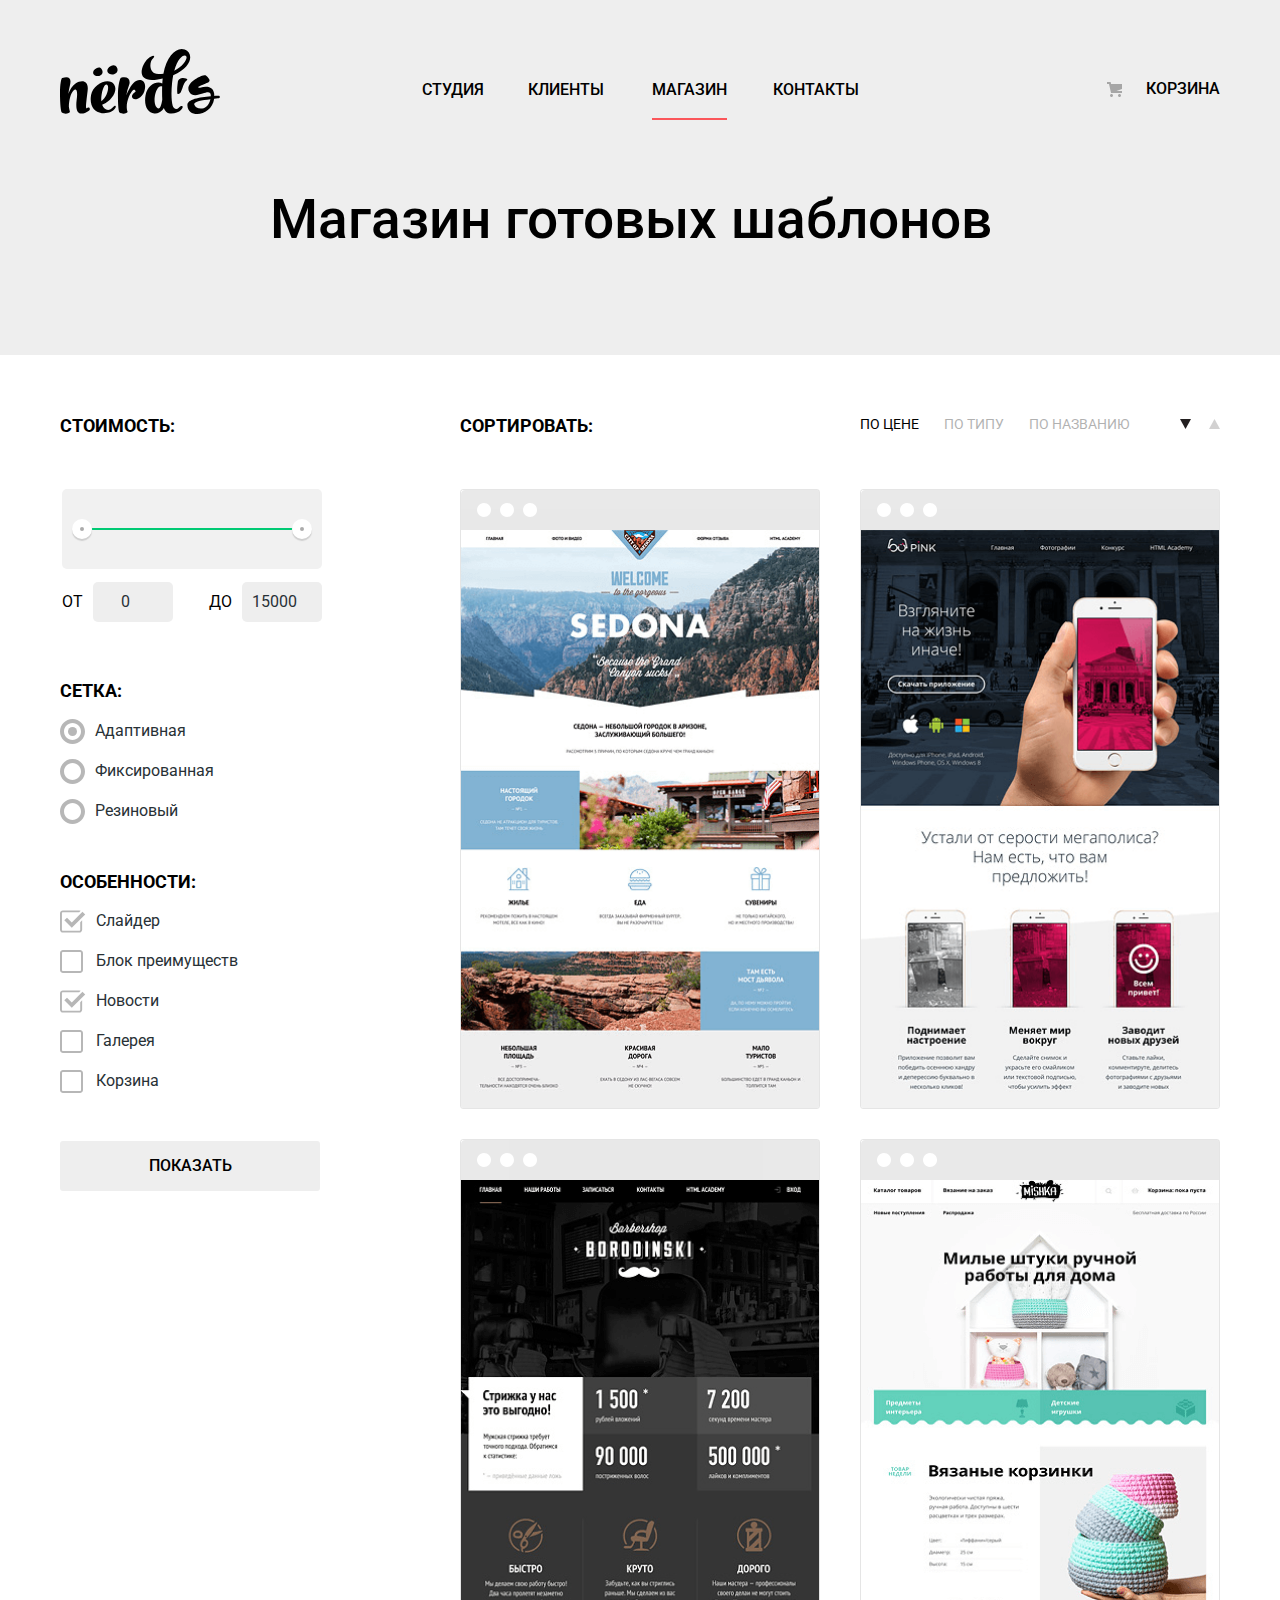
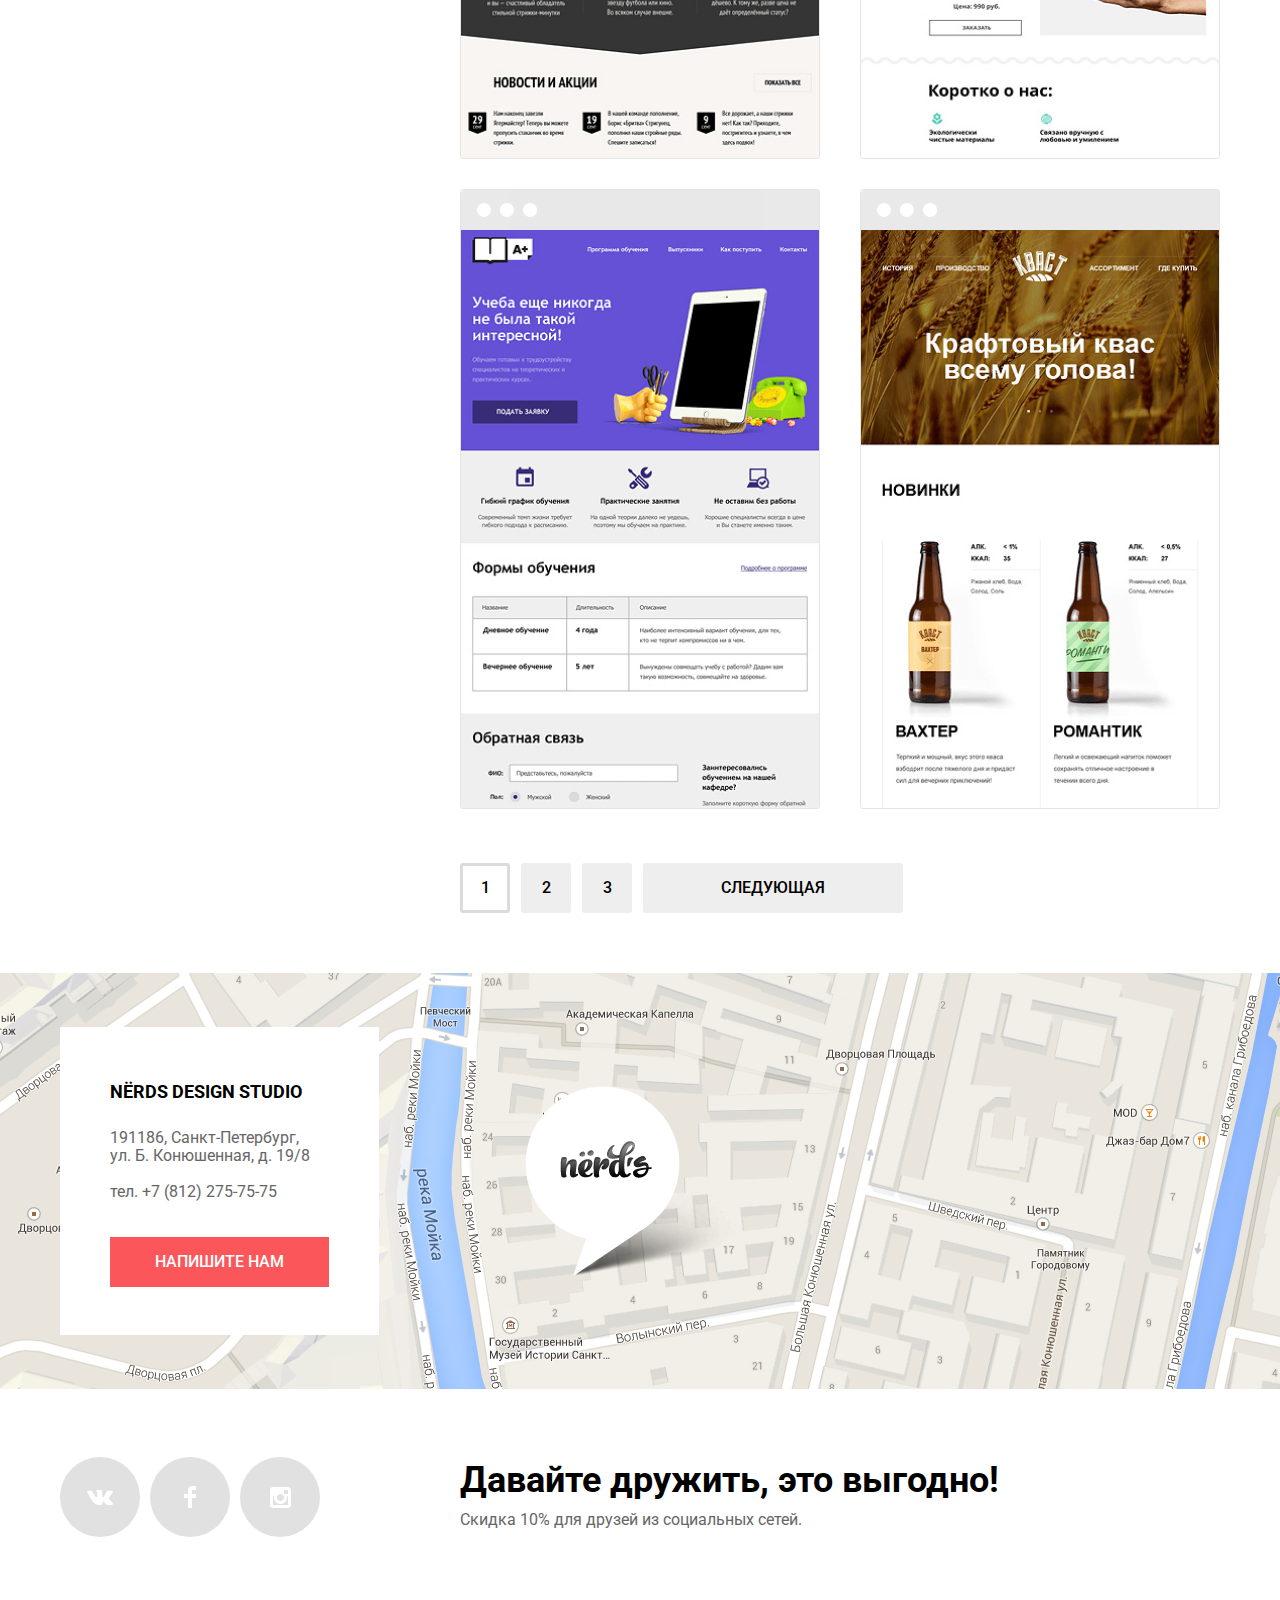
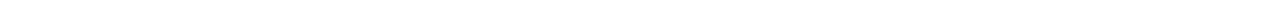
<file: nerds/catalog.html>
<!DOCTYPE html>
<html class="page" lang="ru">
  <head>
    <title>Нёрдс — Магазин готовых шаблонов</title>
    <meta charset="utf-8">
    <link href="https://fonts.googleapis.com/css2?family=Roboto:ital,wght@0,400;0,500;0,700;1,400;1,500;1,700&display=swap" rel="stylesheet">
    <link rel="stylesheet" href="css/normalize.min.css">
    <link rel="stylesheet" href="css/style.css">
  </head>
  <body class="page-body">
    <header class="header">
      <div class="header__wrapper wrapper">
        <a href="index.html" class="header__link-logo" aria-label="На главную страницу">
          <svg width="160" height="66" viewBox="0 0 160 66" fill="none" xmlns="http://www.w3.org/2000/svg" aria-label="Логотип Нёрдс">
            <path fill-rule="evenodd" clip-rule="evenodd" d="M48.031 24.783C51.682 28.757 59.647 25.158 57.062 19.861C55.336 16.305 52.75 17.13 50.904 18.041C47.208 19.82 46.509 23.088 48.031 24.783ZM42.105 22.002C44.481 26.868 37.168 30.173 33.813 26.523C32.415 24.968 33.058 21.963 36.449 20.33C38.146 19.494 40.522 18.734 42.105 22.002ZM157.936 50.374C156.715 50.5332 155.442 50.6425 154.221 50.7474L154.179 50.751V50.807C151.764 68.171 127.991 71.038 127.4 57.406C127.131 51.239 138.993 49.456 150.798 48.318C151.007 42.9112 147.233 44.1234 142.648 45.5959C137.829 47.1437 132.115 48.979 129.19 43.717C124.171 34.692 143.822 25.779 145.918 27.615C152.271 33.1766 149.4 34.2063 144.727 35.8824L144.539 35.95C135.049 39.36 138.748 40.057 140.028 39.676C147.597 37.423 154.394 38.636 154.34 47.993C154.955 47.9419 155.557 47.9025 156.154 47.8634L156.154 47.8634C156.807 47.8207 157.452 47.7784 158.097 47.722C160.403 47.507 160.564 50.157 157.936 50.374ZM150.422 51.13C141.298 52.158 133.409 53.566 134.269 56.485C135.985 62.058 147.846 63.303 150.422 51.13ZM117.79 34.23C116.975 39.88 116.996 45.881 117.678 45.918C118.012 45.937 119.982 45.572 120.617 44.411C121.226 43.2934 121.794 41.7543 122.388 40.141L122.388 40.1409L122.388 40.1409L122.388 40.1408L122.388 40.1407L122.388 40.1406L122.388 40.1405C123.586 36.8907 124.895 33.3397 126.883 32.324C129.725 30.873 118.795 27.279 117.79 34.23ZM28.883 62.666C20.964 68.004 14.664 66.825 16.671 51.818C18.121 40.914 15.723 40.297 13.549 42.376C10.704 45.073 8.921 52.099 8.865 58.788C9.12323 60.3951 9.45828 61.9889 9.869 63.564C10.203 65.194 4.962 66.879 1.895 64.575C0.837 63.79 0 55.865 0 45.131C0 36.307 1.171 30.236 2.23 29.956C10.259 27.765 11.542 31.304 9.813 37.937C9.12537 40.5343 8.65871 43.1851 8.418 45.861C10.091 41.197 12.489 37.376 15.221 35.688C22.637 31.024 28.826 33.215 27.655 42.489C25.648 59.069 25.481 61.316 27.265 60.024C29.496 58.45 30.945 61.262 28.883 62.666ZM41.766 65.142C47.176 65.761 52.807 64.074 54.982 60.59C56.821 57.667 55.316 56.655 53.197 59.015C48.737 64.131 44.109 61.826 42.158 56.655L42.66 56.487C52.082 52.721 57.992 42.493 54.257 36.704C49.126 28.723 33.069 35.86 31.061 47.045C29.221 57.386 34.016 64.299 41.766 65.142ZM41.377 53.172C47.232 49.013 49.183 39.852 47.566 37.267C45.838 34.57 42.492 38.784 41.321 49.013C41.21 50.474 41.21 51.878 41.377 53.172ZM77.125 51.051C79.188 50.376 81.494 48.499 83.091 45.992C83.538 45.289 83.914 44.657 84.43 43.012C84.3675 43.2111 84.3915 43.1204 84.4509 42.8953C84.5588 42.4863 84.7839 41.6335 84.82 41.271C84.82 41.215 84.876 40.932 84.932 40.822C86.157 33.965 81.921 30.086 76.065 33.009C72.776 34.638 68.706 40.822 66.253 47.51C66.866 43.912 67.925 40.484 69.096 37.111C71.103 31.154 67.368 28.119 60.956 29.862C59.896 30.143 57.945 37.955 57.945 46.779C57.945 57.513 58.503 63.695 59.562 64.483C62.628 66.843 68.092 65.101 67.535 63.527C67.3189 62.9291 67.1554 62.3284 66.9926 61.7303L66.977 61.673C66.977 61.504 66.977 61.335 66.922 61.167C65.861 54.196 69.933 44.532 73.278 41.946C74.17 41.215 75.396 41.721 75.564 43.632C72.832 44.981 71.94 47.342 71.94 48.353C71.94 51.107 74.727 51.781 77.125 51.051Z" fill="black"/>
            <path fill-rule="evenodd" clip-rule="evenodd" d="M113.207 27.161C112.726 29.6539 112.354 32.1666 112.092 34.692C111.033 44.752 111.48 53.688 112.705 57.678C113.431 59.815 116.162 62.624 118.783 59.701C121.626 56.498 124.75 58.352 120.957 62.117C118.617 64.422 114.268 65.995 109.918 65.545C106.795 65.152 104.9 63.13 103.784 60.04C103.34 60.938 102.837 61.725 102.224 62.342C100.105 64.535 97.539 65.772 94.25 65.434C87.613 64.704 83.712 57.511 85.551 47.281C87.503 36.49 96.87 32.556 102.279 35.424C102.391 34.075 102.502 32.725 102.614 31.32C102.642 31.1795 102.655 31.039 102.669 30.8985C102.683 30.758 102.697 30.6175 102.724 30.477C101.079 30.8387 99.424 31.1575 97.762 31.433C73.787 35.423 82.04 15.864 87.894 10.75C94.53 5.017 95.254 8.895 93.191 10.188C89.511 12.548 87.894 26.093 98.432 26.093C100.161 26.093 101.778 25.981 103.394 25.812C106.685 7.49 116.665 -1.391 124.75 1.532C133.726 4.792 132.779 19.067 113.207 27.161ZM102.279 51.554C102.055 48.012 102.055 44.022 102.112 39.918C102.112 39.6576 102.127 39.3974 102.141 39.1449C102.155 38.9068 102.168 38.6754 102.168 38.457C98.822 36.939 95.533 42.11 94.695 49.249C93.749 57.622 97.483 62.062 99.603 60.04C101.22 58.409 102.056 53.237 102.279 51.554ZM126.365 8.389C124.581 5.747 118.058 8.951 114.267 22.721C123.802 18.167 127.593 10.299 126.365 8.389Z" fill="black"/>
          </svg>
        </a>

        <nav class="header__main-nav main-nav">
          <ul class="main-nav__site-list site-list">
            <li class="site-list__item">
              <a href="#">Студия</a>
            </li>
            <li class="site-list__item">
              <a href="#">Клиенты</a>
            </li>
            <li class="site-list__item site-list__item--active">
              <a>Магазин</a>
            </li>
            <li class="site-list__item">
              <a href="#">Контакты</a>
            </li>
          </ul>
        </nav>

        <a href="#" class="header__link-to-basket">
          <svg class="header__svg-basket" width="15" height="15" viewBox="0 0 15 15" fill="none" xmlns="http://www.w3.org/2000/svg">
            <path d="M4.5 15C5.32843 15 6 14.3284 6 13.5C6 12.6716 5.32843 12 4.5 12C3.67157 12 3 12.6716 3 13.5C3 14.3284 3.67157 15 4.5 15Z" fill="#A6A6A6"/>
            <path d="M12.5 15C13.3284 15 14 14.3284 14 13.5C14 12.6716 13.3284 12 12.5 12C11.6716 12 11 12.6716 11 13.5C11 14.3284 11.6716 15 12.5 15Z" fill="#A6A6A6"/>
            <path d="M15 2H4.07L3.648 0H0V2H2.031L4.016 11H15V9H9.441L15 6.951V2Z" fill="#A6A6A6"/>
          </svg>
          <span>Корзина</span>
        </a>

        <h1 class="header__title">Магазин готовых шаблонов</h1>
      </div>
    </header>

    <main class="main main--catalog">
      <div class="main__wrapper--catalog wrapper">
        <section class="main-filter">
          <h2 class="visually-hidden">Поиск шаблонов по фильтру</h2>
          <form action="https://echo.htmlacademy.ru" class="main-filter__form">
            <fieldset class="main-filter__fieldset main-filter__fieldset--price">
              <legend class="main-filter__fieldset-title">Стоимость:</legend>

              <!-- Тут будет шкала с 2 двумя ползунками -->
              <div class="main-filter__range range">
                <div class="range__controls">
                  <div class="range__scale">
                    <div class="range__bar"></div>
                    <div class="range__toggle range__toggle--min" tabindex="0" aria-label="Ползунок минимальной цены ценового фильтра"></div>
                    <div class="range__toggle range__toggle--max" tabindex="0" aria-label="Ползунок максимальной цены ценового фильтра"></div>
                  </div>
                </div>
              </div>

              <div class="main-filter__price-controls">
                <label class="main-filter__label-number">
                  От
                  <input class="main-filter__number" type="number" name="start-price" min="0" max="19999" value="0" id="start-price">
                </label>
                <label class="main-filter__label-number">
                  До
                  <input class="main-filter__number" type="number" name="end-price" min="1" max="20000" value="15000" id="end-price">
                </label>
              </div>
            </fieldset>

            <fieldset class="main-filter__fieldset main-filter__fieldset--grid">
              <legend class="main-filter__fieldset-title">Сетка:</legend>

              <label class="main-filter__label">
                <input class="visually-hidden main-filter__input-radio" type="radio" name="grid" value="adaptive" checked>
                <span class="main-filter__text-radio">Адаптивная</span>
              </label>
              <label class="main-filter__label">
                <input class="visually-hidden main-filter__input-radio" type="radio" name="grid" value="fixed">
                <span class="main-filter__text-radio">Фиксированная</span>
              </label>
              <label class="main-filter__label">
                <input class="visually-hidden main-filter__input-radio" type="radio" name="grid" value="rubbery">
                <span class="main-filter__text-radio">Резиновый</span>
              </label>
            </fieldset>

            <fieldset class="main-filter__fieldset main-filter__fieldset--features">
              <legend class="main-filter__fieldset-title">Особенности:</legend>

              <label class="main-filter__label">
                <input class="visually-hidden main-filter__input-checkbox" type="checkbox" name="slider" checked>
                <span class="main-filter__text-checkbox">Слайдер</span>
              </label>
              <label class="main-filter__label">
                <input class="visually-hidden main-filter__input-checkbox" type="checkbox" name="block-advantages">
                <span class="main-filter__text-checkbox">Блок преимуществ</span>
              </label>
              <label class="main-filter__label">
                <input class="visually-hidden main-filter__input-checkbox" type="checkbox" name="news" checked>
                <span class="main-filter__text-checkbox">Новости</span>
              </label>
              <label class="main-filter__label">
                <input class="visually-hidden main-filter__input-checkbox" type="checkbox" name="gallery">
                <span class="main-filter__text-checkbox">Галерея</span>
              </label>
              <label class="main-filter__label">
                <input class="visually-hidden main-filter__input-checkbox" type="checkbox" name="basket">
                <span class="main-filter__text-checkbox">Корзина</span>
              </label>
            </fieldset>

            <button class="main-filter__btn-submit">Показать</button>
          </form>

        </section>

        <section class="sort-filter">
          <h2 class="sort-filter__title">Сортировать:</h2>

          <ul class="sort-filter__list-of-links">
            <li class="sort-filter__link sort-filter__link--active">
              <a>По цене</a>
            </li>
            <li class="sort-filter__link">
              <a href="#">По типу</a>
            </li>
            <li class="sort-filter__link">
              <a href="#">По названию</a>
            </li>
          </ul>
          <ul class="sort-filter__order-links">
            <li>
              <a class="sort-filter__order-linksort-filter__order-link--active">
                <span class="visually-hidden">По убыванию</span>
                <!-- SVG -->
                <svg xmlns="http://www.w3.org/2000/svg" width="11" height="10" viewBox="0 0 11 10">
                  <path fill="#231F20" d="M5.5 10L0 0h11"/>
                </svg>
              </a>
            </li>
            <li>
              <a class="sort-filter__order-link" href="#">
                <span class="visually-hidden">По возрастанию</span>
                <!-- SVG -->
                <svg xmlns="http://www.w3.org/2000/svg" width="11" height="10" viewBox="0 0 11 10" aria-label="Иконка вверх">
                  <path fill="#231F20" d="M5.5 0L0 10h11z"/>
                </svg>
              </a>
            </li>
          </ul>
        </section>

        <section class="patterns">
          <h2 class="visually-hidden">Список шаблонов</h2>

          <ul class="patterns__list">
            <li class="patterns__list-item pattern" tabindex="0">
              <img class="pattern__photo" src="img/img-sedona.png" width="358" height="578" alt="Фото сайта Седона">
              <div class="pattern__wrapper">
                <h3 class="pattern__title">
                  <a href="#">Sedona</a>
                </h3>
                <p class="pattern__description">
                  Информационный сайт<br> для туристов
                </p>
                <button class="pattern__btn-price">9 900 ₽</button>
              </div>
            </li>
            <li class="patterns__list-item pattern" tabindex="0">
              <img class="pattern__photo" src="img/img-pink.png" width="358" height="578" alt="Фото сайта Pink">
              <div class="pattern__wrapper">
                <h3 class="pattern__title">
                  <a href="#">Pink App</a>
                </h3>
                <p class="pattern__description">
                  Продуктовый лендинг приложения для iOS и Android
                </p>
                <button class="pattern__btn-price">9 900 ₽</button>
              </div>
            </li>
            <li class="patterns__list-item pattern" tabindex="0">
              <img class="pattern__photo" src="img/img-barbershop.png" width="358" height="578" alt="Фото сайта Барбершопа>">
              <div class="pattern__wrapper">
                <h3 class="pattern__title">
                  <a href="#">Barbershop</a>
                </h3>
                <p class="pattern__description">
                  Сайт салона красоты. Для мужчин, да.
                </p>
                <button class="pattern__btn-price">9 900 ₽</button>
              </div>
            </li>
            <li class="patterns__list-item pattern" tabindex="0">
              <img class="pattern__photo" src="img/img-mishka.png" width="358" height="578" alt="Фото сайта Седона">
              <div class="pattern__wrapper">
                <h3 class="pattern__title">
                  <a href="#">Mishka</a>
                </h3>
                <p class="pattern__description">
                  Интернет-магазин вязаных игрушек
                </p>
                <button class="pattern__btn-price">9 900 ₽</button>
              </div>
            </li>
            <li class="patterns__list-item pattern" tabindex="0">
              <img class="pattern__photo" src="img/img-aplus.png" width="358" height="578" alt="Фото сайта Седона">
              <div class="pattern__wrapper">
                <h3 class="pattern__title">
                  <a href="#">А Plus</a>
                </h3>
                <p class="pattern__description">
                  Лендинг курсов повышения квалификации
                </p>
                <button class="pattern__btn-price">9 900 ₽</button>
              </div>
            </li>
            <li class="patterns__list-item pattern" tabindex="0">
              <img class="pattern__photo" src="img/img-kvast.png" width="358" height="578" alt="Фото сайта Седона">
              <div class="pattern__wrapper">
                <h3 class="pattern__title">
                  <a href="#">Кваст</a>
                </h3>
                <p class="pattern__description">
                  Промо-сайт производителя крафтового кваса
                </p>
                <button class="pattern__btn-price">9 900 ₽</button>
              </div>
            </li>
          </ul>

          <ul class="patterns__pagination">
            <li class="patterns__pagination-item patterns__pagination-item--active">
              <a aria-label="1 страница результатов фильтра">1</a>
            </li>
            <li class="patterns__pagination-item">
              <a href="#" aria-label="2 страница результатов фильтра">2</a>
            </li>
            <li class="patterns__pagination-item">
              <a href="#" aria-label="3 страница результатов фильтра">3</a>
            </li>
            <li class="patterns__pagination-item patterns__pagination-item--next">
              <a href="#">Следующая<span class="visually-hidden"> страница</span></a>
            </li>
          </ul>
        </section>
      </div>

      <section class="map">
        <h2 class="visually-hidden">Карта</h2>

        <div class="map__iframe" id="map"></div>

        <div class="map__wrapper wrapper">
          <div class="map__contacts">
            <h3 class="map__title">Nёrds Design Studio</h3>
            <address class="map__address">191186, Санкт-Петербург,<br> ул. Б. Конюшенная, д. 19/8</address>
            <a href="tel:+78122757575" class="map__phone">тел. +7 (812) 275-75-75</a>
            <a class="map__btn-open-modal" href="#">Напишите нам</a>
          </div>
        </div>
      </section>
    </main>

    <footer class="footer">
      <div class="footer__wrapper wrapper">
        <div class="footer__social social">
          <h3 class="visually-hidden">Социальные сети</h3>
          <ul class="social__list">
            <li class="social__list-item">
              <a class="social__link" href="#">
                <svg class="social__svg" width="27" height="15" viewBox="0 0 27 15" fill="none" xmlns="http://www.w3.org/2000/svg">
                  <path d="M16.138 11.51C17.094 11.201 18.318 13.55 19.621 14.449C20.599 15.13 21.348 14.983 21.348 14.983L24.821 14.933C24.821 14.933 26.636 14.821 25.778 13.379C25.707 13.259 25.275 12.31 23.193 10.357C21.016 8.31404 21.311 8.64504 23.932 5.11304C25.529 2.96004 26.168 1.64504 25.968 1.08504C25.776 0.546037 24.603 0.686037 24.603 0.686037L20.69 0.713037C20.309 0.714037 19.986 0.832037 19.839 1.22804C19.836 1.23204 19.218 2.89404 18.394 4.30704C16.653 7.29604 15.958 7.45504 15.67 7.26804C15.009 6.83504 15.176 5.53104 15.176 4.60404C15.176 1.70704 15.608 0.499037 14.33 0.187037C13.903 0.0830374 13.591 0.0150374 12.502 0.00503741C11.11 -0.0159626 9.92797 0.00503743 9.25797 0.334037C8.81297 0.557037 8.47197 1.04604 8.67897 1.07404C8.93897 1.10904 9.52197 1.23404 9.83397 1.66004C10.235 2.21204 10.223 3.44904 10.223 3.44904C10.223 3.44904 10.452 6.86004 9.68297 7.28304C9.15497 7.57304 8.43297 6.98104 6.87997 4.26704C6.08697 2.87904 5.48797 1.34504 5.48797 1.34504C5.48797 1.34504 5.37197 1.06004 5.16197 0.904037C4.91197 0.719037 4.56197 0.660037 4.56197 0.660037L0.84797 0.684037C0.84797 0.684037 0.28997 0.700037 0.0849697 0.946037C-0.0970303 1.16404 0.0699697 1.61404 0.0699697 1.61404C0.0699697 1.61404 2.97897 8.49504 6.27297 11.961C9.29297 15.143 12.725 14.932 12.725 14.932H14.28C14.28 14.932 14.749 14.878 14.989 14.62C15.213 14.38 15.203 13.929 15.203 13.929C15.203 13.929 15.172 11.82 16.138 11.51Z" fill="white"/>
                </svg>
                <span class="visually-hidden">ВКонтакте</span>
              </a>
            </li>
            <li class="social__list-item">
              <a class="social__link" href="#">
                <svg class="social__svg" width="12" height="22" viewBox="0 0 12 22" fill="none" xmlns="http://www.w3.org/2000/svg">
                  <path d="M12 4V0H8C5.79086 0 4 1.79086 4 4V8H0V12H4V22H8V12H12V8H8V4H12Z" fill="white"/>
                </svg>
                <span class="visually-hidden">Фейсбук</span>
              </a>
            </li>
            <li class="social__list-item">
              <a class="social__link" href="#">
                <svg class="social__svg" width="21" height="21" viewBox="0 0 21 21" fill="none" xmlns="http://www.w3.org/2000/svg">
                  <path fill-rule="evenodd" clip-rule="evenodd" d="M3 0H18C19.65 0 21 1.35 21 3V18C21 19.65 19.65 21 18 21H3C1.35 21 0 19.65 0 18V3C0 1.35 1.35 0 3 0ZM14 10.5C14 8.57 12.43 7 10.5 7C8.57 7 7 8.57 7 10.5C7 12.43 8.57 14 10.5 14C12.43 14 14 12.43 14 10.5ZM3 18V9H4.181C4.0626 9.49127 4.00186 9.99467 4 10.5C4 14.0899 6.91015 17 10.5 17C14.0899 17 17 14.0899 17 10.5C16.9986 9.99464 16.9379 9.49118 16.819 9H18V18H3ZM14 7H18V3H14V7Z" fill="white"/>
                </svg>
                <span class="visually-hidden">Инстаграмм</span>
              </a>
            </li>
          </ul>
        </div>

        <div class="footer__slogan">
          <p class="footer__text-slogan">
            Давайте дружить, это выгодно!
          </p>
          <p class="footer__text">
            Скидка 10% для друзей из социальных сетей.
          </p>
        </div>
      </div>
    </footer>

    <!-- Модальное окно "Напишите нам" -->
    <section class="modal-callback">
      <h2 class="modal-callback__title">Напишите нам</h2>

      <form action="https://echo.htmlacademy.ru" class="modal-callback__form">
        <label class="modal-callback__label modal-callback__label--name">
          Ваше имя:
          <input class="modal-callback__input-text modal-callback__input-text--name" type="text" name="name" placeholder="Имя Фамилия">
        </label>

        <label class="modal-callback__label modal-callback__label--email">
          Ваш email:
          <input class="modal-callback__input-text modal-callback__input-text--email" type="email" name="email" placeholder="email@example.com">
        </label>

        <label class="modal-callback__label modal-callback__label--text">
          Текст письма
          <textarea class="modal-callback__textarea" name="comment" placeholder="В свободной форме"></textarea>
        </label>

        <button class="modal-callback__btn-submit" type="submit">Отправить</button>
      </form>

      <button class="modal-callback__btn-close" type="button">
        <span class="visually-hidden">Закрыть</span>
      </button>
    </section>
    <script src="https://api-maps.yandex.ru/2.1/?lang=ru_RU&amp;apikey=b7ea113c-64a5-4a83-9b36-6cc6e400c461"></script>
    <script src="js/scripts.js"></script>
  </body>
</html>
</file>
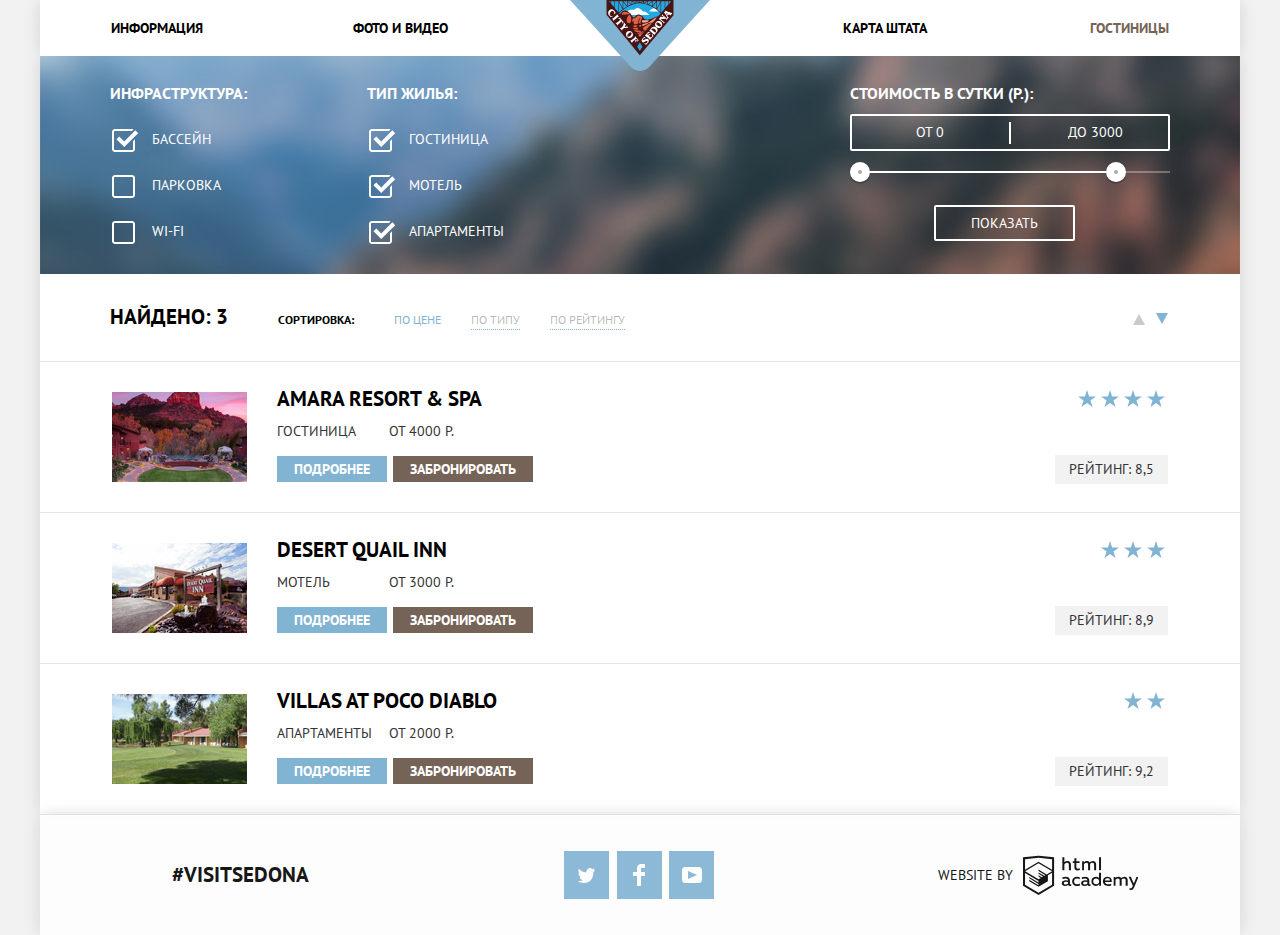
<file: sedona/sedona-hotels.html>
<!DOCTYPE html>
<html lang="ru">

<head>
  <meta charset="UTF-8">
  <title>Гостиницы</title>
  <link href="https://fonts.googleapis.com/css?family=PT+Sans:400,700&amp;subset=cyrillic" rel="stylesheet">
  <link rel="stylesheet" href="css/normalize.css">
  <link rel="stylesheet" href="css/style.min.css">
</head>

<body>
  <header class="main-header">
    <div class="container">
      <nav class="main-nav">
        <a href="index.html" class="main-header-logo"><img src="img/logo.svg" alt="Главный логотип гостиницы Седона" width="140" height="72"></a>

        <ul class="site-navigation">
          <li><a href="sedona-info.html">Информация</a></li>
          <li><a href="sedona-photo-video.html">Фото и видео</a></li>
        </ul>
        <ul class="site-navigation">
          <li><a href="sedona-map.html">Карта штата</a></li>
          <li><a class="current-page">Гостиницы</a></li>
        </ul>
      </nav>
    </div>
  </header>

  <main class="container">
    <h1 class="visually-hidden">Гостиницы</h1>

    <section class="filters">
      <h2 class="visually-hidden">Фильтры сортировки по выбору гостиниц</h2>

      <form action="https://echo.htmlacademy.ru" method="get">
        <div class="select-filters">
          <fieldset class="filters-infrastructure">
            <legend>Инфраструктура:</legend>
            <p>
              <input class="visually-hidden checkbox" type="checkbox" name="pool" id="pool" checked>
              <label class="filters filters-check" for="pool">
                <span>Бассейн</span>
              </label>
            </p>
            <p>
              <input class="visually-hidden checkbox" type="checkbox" name="parking" id="parking">
              <label class="filters filters-check" for="parking">
                <span>Парковка</span>
              </label>
            </p>
            <p>
              <input class="visually-hidden checkbox" type="checkbox" name="wi-fi" id="wi-fi">
              <label class="filters filters-check" for="wi-fi">
                <span>Wi-Fi</span>
              </label>
            </p>
          </fieldset>

          <fieldset class="filters-type-of-house">
            <legend>Тип жилья:</legend>
            <p>
              <input class="visually-hidden checkbox" type="checkbox" checked name="hotel" id="hotel">
              <label class="filters filters-check" for="hotel">
                <span>Гостиница</span>
              </label>
            </p>
            <p>
              <input class="visually-hidden checkbox" type="checkbox" checked name="motel" id="motel">
              <label class="filters filters-check" for="motel">
                <span>Мотель</span>
              </label>
            </p>
            <p>
              <input class="visually-hidden checkbox" type="checkbox" checked name="apartment" id="apartment">
              <label class="filters filters-check" for="apartment">
                <span>Апартаменты</span>
              </label>
            </p>
          </fieldset>

          <fieldset class="filters-price-per-day">
            <legend>Стоимость в сутки (р.):</legend>
            <div class="price-controls">
              <label class="filters min-price">
                <span class="visually-hidden">Минимальная цена для гостиницы</span>
                <input name="filters-min-price" type="text" placeholder="от 0" value="от 0">
              </label>
              <label class="filters max-price">
                <span class="visually-hidden">Максимальная цена за гостиницу</span>
                <input name="filters-max-price" type="text" placeholder="до 3000р" value="до 3000">
              </label>
            </div>
            <div class="range-controls">
              <!-- Тут должна быть шкала с 2 активными контролами-->
              <div class="scale">
                <div class="bar"></div>
              </div>
              <div class="range-toggle range-toggle-min"></div>
              <div class="range-toggle range-toggle-max"></div>
            </div>
            <button class="button btn-transparent" type="submit">Показать</button>
          </fieldset>
        </div>
        <div class="filter-sort">
          <p class="filter-sort-title">Найдено: 3</p>
          <div class="filter-sort-btn">
            <h3>Сортировка:</h3>
            <ul class="filters-sort-type">
              <li class="active">По цене</li>
              <li>По типу</li>
              <li>По рейтингу</li>
            </ul>
          </div>
          <ul class="filters-sort-order">
            <li>
              <span class="visually-hidden">По возрастанию</span>
              <a class="order-increase" href="#"></a>
            </li>
            <li class="active">
              <span class="visually-hidden">По убыванию</span>
              <a class="order-decrease"></a>
            </li>
          </ul>
        </div>
      </form>
    </section>

    <section class="hotel-items">
      <h2 class="visually-hidden">Список гостиниц</h2>

      <ul class="hotels-items">
        <li>
          <div class="hotel-item-image">
            <img class="hotel-item-image-1" src="img/hotel-1-amara-resort.jpg" alt="Фото отеля - 1" width="135" height="90">
          </div>

          <div class="hotel-item-info">
            <h3><a href="#">Amara Resort & SPA</a></h3>
            <div class="type-and-price">
              <p>Гостиница</p>
              <p>от 4000 р.</p>
            </div>
            <div class="btn-item-info">
              <a class="button" href="#">Подробнее</a>
              <a class="button" href="#">Забронировать</a>
            </div>
          </div>

          <div class="hotel-item-rate">
            <ul class="stars">
              <li class="stars__item"></li>
              <li class="stars__item"></li>
              <li class="stars__item"></li>
              <li class="stars__item"></li>
            </ul>
            <p class="range">Рейтинг: 8,5</p>
          </div>
        </li>

        <li>
          <div class="hotel-item-image">
            <img class="hotel-item-image-2" src="img/hotel-2-desert-quail.jpg" alt="Фото отеля - 2" width="135" height="90">
          </div>

          <div class="hotel-item-info">
            <h3><a href="#">Desert Quail Inn</a></h3>
            <div class="type-and-price">
              <p>Мотель</p>
              <p>ОТ 3000 Р.</p>
            </div>
            <div class="btn-item-info">
              <a class="button" href="#">Подробнее</a>
              <a class="button" href="#">Забронировать</a>
            </div>
          </div>

          <div class="hotel-item-rate">
            <ul class="stars">
              <li class="stars__item"></li>
              <li class="stars__item"></li>
              <li class="stars__item"></li>
            </ul>
            <p class="range">Рейтинг: 8,9</p>
          </div>
        </li>

        <li>
          <div class="hotel-item-image">
            <img class="hotel-item-image-3" src="img/hotel-3-villas-at-poco.jpg" alt="Фото отеля - 3" width="135" height="90">
          </div>

          <div class="hotel-item-info">
            <h3><a href="#">Villas at Poco Diablo</a></h3>
            <div class="type-and-price">
              <p>Апартаменты</p>
              <p>от 2000 р.</p>
            </div>
            <div class="btn-item-info">
              <a class="button" href="#">Подробнее</a>
              <a class="button" href="#">Забронировать</a>
            </div>
          </div>

          <div class="hotel-item-rate">
            <ul class="stars">
              <li class="stars__item"></li>
              <li class="stars__item"></li>
            </ul>
            <p class="range">Рейтинг: 9,2</p>
          </div>
        </li>
      </ul>
    </section>
  </main>

  <footer class="main-footer">
      <div class="container">
        <p>#visitSEDONA</p>
        <ul class="social-links">
          <li><a class="twitter" href="#">
              <span class="visually-hidden">Twitter</span>
            </a></li>
          <li><a class="facebook" href="#">
              <span class="visually-hidden">Facebook</span>
            </a></li>
          <li><a class="youtube" href="#">
              <span class="visually-hidden">Youtube</span>
            </a></li>
        </ul>
        <p class="made-by">Website by <a href="https://htmlacademy.ru/intensive/htmlcss">
            <span class="visually-hidden">HTML Academy</span>
            <svg class="logo-name" width="115" height="41" id="Layer_1" data-name="Layer 1" xmlns="http://www.w3.org/2000/svg" viewBox="0 0 113 39">
              <title>logo_name</title>
              <path d="M401.93,351.51a2.07,2.07,0,0,0,.58-0.11v1.4a3.41,3.41,0,0,1-1.24.22,1.75,1.75,0,0,1-1.75-1,5.08,5.08,0,0,1-3.3,1.13c-1.59,0-3.06-.87-3.06-2.68,0-2.24,2.08-2.93,3.9-2.93a11.63,11.63,0,0,1,2.28.26v-0.31c0-1.09-.8-1.86-2.3-1.86a7.79,7.79,0,0,0-3.15.67v-1.79a10.72,10.72,0,0,1,3.35-.58c2.48,0,4,1.18,4,3.83v3.14A0.57,0.57,0,0,0,401.93,351.51Zm-6.76-1.19a1.42,1.42,0,0,0,1.64,1.29,3.56,3.56,0,0,0,2.53-1V349.1a10.21,10.21,0,0,0-1.9-.22C396.34,348.89,395.17,349.23,395.17,350.33Z" transform="translate(-355.09 -323.29)" fill="#fff" />
              <path d="M408.15,343.91a5.29,5.29,0,0,1,2.7.67v1.79a4.28,4.28,0,0,0-2.42-.73,2.89,2.89,0,1,0,0,5.76,5.26,5.26,0,0,0,2.55-.67v1.8a6.58,6.58,0,0,1-2.9.6,4.42,4.42,0,0,1-4.72-4.54A4.54,4.54,0,0,1,408.15,343.91Z" transform="translate(-355.09 -323.29)" fill="#fff" />
              <path d="M420.93,351.51a2.07,2.07,0,0,0,.58-0.11v1.4a3.41,3.41,0,0,1-1.24.22,1.75,1.75,0,0,1-1.75-1,5.08,5.08,0,0,1-3.3,1.13c-1.59,0-3.06-.87-3.06-2.68,0-2.24,2.08-2.93,3.9-2.93a11.63,11.63,0,0,1,2.28.26v-0.31c0-1.09-.8-1.86-2.3-1.86a7.79,7.79,0,0,0-3.15.67v-1.79a10.72,10.72,0,0,1,3.35-.58c2.48,0,4,1.18,4,3.83v3.14A0.57,0.57,0,0,0,420.93,351.51Zm-6.76-1.19a1.42,1.42,0,0,0,1.64,1.29,3.56,3.56,0,0,0,2.53-1V349.1a10.21,10.21,0,0,0-1.9-.22C415.33,348.89,414.17,349.23,414.17,350.33Z" transform="translate(-355.09 -323.29)" fill="#fff" />
              <path d="M431.76,340.14V352.9H430v-1.39a4.07,4.07,0,0,1-3.35,1.62,4.62,4.62,0,0,1,0-9.22,4,4,0,0,1,3.15,1.37v-5.14h2ZM427,345.62a2.9,2.9,0,0,0,0,5.8,3,3,0,0,0,2.79-1.84v-2.13A3.06,3.06,0,0,0,427,345.62Z" transform="translate(-355.09 -323.29)" fill="#fff" />
              <path d="M438.08,343.91c3.48,0,4.68,2.81,4.12,5.34h-6.58c0.22,1.57,1.75,2.22,3.35,2.22a6.41,6.41,0,0,0,2.77-.62v1.68a7.5,7.5,0,0,1-3.14.6c-2.68,0-5-1.53-5-4.61A4.39,4.39,0,0,1,438.08,343.91Zm0.09,1.62a2.39,2.39,0,0,0-2.57,2.26h4.85A2.06,2.06,0,0,0,438.17,345.53Z" transform="translate(-355.09 -323.29)" fill="#fff" />
              <path d="M444.19,352.9v-8.75h1.73v1.09a4,4,0,0,1,2.92-1.33,3,3,0,0,1,2.73,1.4,4.33,4.33,0,0,1,3.06-1.4,3.21,3.21,0,0,1,3.32,3.52v5.47h-2v-5.41a1.67,1.67,0,0,0-1.73-1.84,2.94,2.94,0,0,0-2.17,1.18c0,0.2,0,.4,0,0.6v5.47h-2v-5.41a1.67,1.67,0,0,0-1.73-1.84,3.11,3.11,0,0,0-2.32,1.35v5.91h-2Z" transform="translate(-355.09 -323.29)" fill="#fff" />
              <path d="M466.56,344.15h2l-4.1,9.93c-0.95,2.28-2.19,3-3.52,3a5,5,0,0,1-1.15-.15v-1.66a3,3,0,0,0,.89.13c0.95,0,1.66-.67,2.17-2l0.18-.44-4.16-8.82H461l3,6.6Z" transform="translate(-355.09 -323.29)" fill="#fff" />
              <path d="M395.75,324.82v5a4,4,0,0,1,2.83-1.2,3.41,3.41,0,0,1,3.61,3.57v5.41h-2v-5.16a1.9,1.9,0,0,0-2-2.1,3.08,3.08,0,0,0-2.44,1.46v5.8h-2V324.82h2Z" transform="translate(-355.09 -323.29)" fill="#fff" />
              <path d="M407.52,325.71v3.12h3.17v1.71h-3.17v4c0,1.15.53,1.53,1.66,1.53a4.71,4.71,0,0,0,1.77-.35v1.68a7.14,7.14,0,0,1-2.35.38,2.68,2.68,0,0,1-3-2.88v-4.38H404v-1.71h1.57v-2.64Z" transform="translate(-355.09 -323.29)" fill="#fff" />
              <path d="M413.19,337.58v-8.75h1.73v1.09a4,4,0,0,1,2.92-1.33,3,3,0,0,1,2.73,1.4,4.33,4.33,0,0,1,3.06-1.4,3.21,3.21,0,0,1,3.32,3.52v5.47h-2v-5.41a1.67,1.67,0,0,0-1.73-1.84,2.94,2.94,0,0,0-2.17,1.18c0,0.2,0,.4,0,0.6v5.47h-2v-5.41a1.67,1.67,0,0,0-1.73-1.84,3.11,3.11,0,0,0-2.32,1.35v5.91h-2Z" transform="translate(-355.09 -323.29)" fill="#fff" />
              <rect x="74.72" y="1.52" width="1.95" height="12.76" fill="#fff" />
              <path d="M370.53,323.31l-0.16,0-15.28,1.6v28L370.37,362l15.28-9.09v-28Zm13.12,28.45-13.28,7.9-13.28-7.9V340.28l13.22,7.87,0,1.43-9.07-5.4v1.38l9.11,5.47,0,1.46-9.1-5.42v1.38l9.11,5.47h0l9.19-5.5v-1.39h0v-4.52l4.1-2.45v11.67Zm0-13.16L380,340.74h0l-1.68,1-8-4.76v1.38l6.84,4.07-0.06,0-0.15.09-1,.57-5.64-3.36v1.38l4.45,2.65-1.05.7,0,0-3.36-2v1.38l2.21,1.3-2.25,1.35-13.16-7.82,13.17-7.92h0Zm0-1.39-13.35-7.87h0l-13.2,7.86v-10.5l13.28-1.39,13.28,1.39v10.51Z" transform="translate(-355.09 -323.29)" fill="#fff" />
            </svg>
          </a></p>
      </div>
  </footer>
</body>

</html>
</file>
<file: style.css>
.body {
  background-color: #151719;
  color: white;
}
.header {
  max-width: 1440px;
  border: 1px solid white;
  border-radius: 10px;
  padding: 25px;
  margin: 0 auto 20px;
}
.header h1 {
  color: white;
}
.nav ul {
  list-style: none;
  margin: 0;
  padding: 0;
  display: flex;
}
.nav ul li + li {
  margin-left: 20px;
}
.main {
  max-width: 1440px;
  border: 1px solid white;
  border-radius: 10px;
  padding: 25px;
  margin: 0 auto;
}
.portfolio {
  border: 1px solid white;
  border-radius: 10px;
  padding: 15px 25px;
}
.portfolio h2 {
  margin-top: 0;
}
.portfolio ul {
  margin: 0;
  padding: 0;
  list-style: none;
}
.portfolio__card {
  border: 1px solid white;
  border-radius: 10px;
  padding: 25px;
}
.portfolio__card h3 {
  margin-top: 0;
}
.portfolio__card + .portfolio__card {
  margin-top: 20px;
}
</file>
<file: nerds/css/style.css>
:root {
  --back-grey: #eeeeee;
  --back-grey-two: #e1e1e1;
  --back-grey-three: #c1c1c1;
  --back-grey-hover: #dfdfdf;
  --back-grey-active: #d5d5d5;
  --back-range-grey: #f1f1f1;
  --back-scale-grey: #d7dcdf;
  --back-toggle-grey: #ababab;
  --back-toggle-shadow-grey: #cfcfcf;

  --black: #000000;
  --black-40: rgba(0, 0, 0, 0.4);
  --black-30: rgba(255, 255, 255, 0.3);
  --black-25: rgba(0, 0 , 0, 0.25);
  --black-10: rgba(0, 0, 0, 0.1);
  --black-shadow-10: rgba(0, 1, 1, 0.1);
  --white: #ffffff;

  --border: #d7dcde;
  --border-hover: #b4b9bb;
  --border-page-grey: #dbdbdb;

  --black-grey: #283136;
  --text-grey: #666666;
  --text-grey-two: #444444;
  --browser: #4d4d4d;
  --logo-active: #a6a6a6;

  --coral-red: #fb565a;
  --coral-red-hover: #e74246;
  --coral-red-active: #d7373b;

  --green: #00ca74;
  --green-hover: #00bc6c;
  --green-active: #00aa62;

  --yellow: #efc84a;
  --yellow-hover: #eab534;
  --yellow-active: #e5a722;

  --wrapper-padding: 20px;
  --desktop-width: 1200px;
}

.page {
  height: 100%;
}

.page-body {
  min-height: 100%;
  display: grid;
  grid-template-rows: min-content 1fr min-content;
  margin: 0;
  font-family: "Roboto", "Arial", sans-serif;
}

.wrapper {
  width: var(--desktop-width);
  margin-left: auto;
  margin-right: auto;
  padding-right: var(--wrapper-padding);
  padding-left: var(--wrapper-padding);
  box-sizing: border-box;
}

.visually-hidden:not(:focus):not(:active),
input[type="checkbox"].visually-hidden,
input[type="radio"].visually-hidden {
  position: absolute;
  width: 1px;
  height: 1px;
  margin: -1px;
  border: 0;
  padding: 0;
  white-space: nowrap;
  clip-path: inset(100%);
  clip: rect(0 0 0 0);
  overflow: hidden;
}

/* =============== Шапка =============== */

.header {
  background-color: var(--back-grey);
}

.header__wrapper {
  display: grid;
  grid-template-columns: 160px 5fr 1fr; /* Пропорции примерные*/
  align-items: center;
  column-gap: 50px;
  margin-top: 48px;
}

.header__link-logo:hover {
  cursor: pointer;
}

.header__link-logo:active path {
  fill: var(--logo-active);
}

.header__main-nav {
  margin-left: 100px;
}

.site-list {
  display: flex;
  flex-wrap: wrap;
  padding: 0;
  margin: 0;
  align-self: center;

  list-style: none;
}

.header__link-to-basket {
  display: flex;
  justify-content: space-between;
  align-items: center;
  max-width: 300px;
  margin-top: 12px;
  margin-left: 50px;
  box-sizing: border-box;
}

.header__svg-basket {
  margin-right: 24px;
  width: 15px;
  height: 15px;
  flex-shrink: 0; /* При увеличении слов корзина иконка сжимается */
}

.site-list {
  margin-top: 27px;
  padding-left: 52px;
}

.site-list__item {
  margin-right: 46px;
}

.site-list__item:nth-child(2) {
  transform: translateX(-2px); /* Pixel Perfect */
}

.site-list__item--active a {
  border-bottom: 2px solid var(--coral-red);
  margin-bottom: -2px; /* рамка влияет на контент (на главной рамки нет)*/
}

.site-list a {
  display: block;
  padding-bottom: 13px;
}

.site-list a,
.header__link-to-basket {
  font-size: 16px;
  line-height: 30px;
  font-weight: 500;
  color: var(--black);
  text-transform: uppercase;
  text-decoration: none;
}

.site-list a:hover,
.site-list a:focus,
.header__link-to-basket:hover,
.header__link-to-basket:focus {
  color: var(--coral-red);
}

.site-list a:active,
.header__link-to-basket:active span{
  /* color: inherit; */
  color: var(--black);
  opacity: 0.3;
}

.header__title {
  grid-column-start: 1;
  grid-column-end: 4;
  margin-top: 74px;
  margin-bottom: 108px;
  margin-right: 18px;

  font-size: 55px;
  line-height: 55px;
  font-weight: 500;
  text-align: center;
}

/* =============== Index.html =============== */

/* Slider */

.promo-slider {
  background-color: var(--back-grey);
  outline-offset: -2px;
}

.promo-slider__wrapper {
  position: relative;
}

.promo-slider__list {
  margin: 0;
  padding: 0;
  list-style: none;
}

.promo-slider__btn-list {
  position: absolute;
  bottom: 97px;
  left: 50%;
  transform: translate(-50%);

  display: flex;
  margin: 0;
  padding: 0;

  list-style: none;
}

.promo-slider__btn-list-item {
  position: relative;
}

.promo-slider__btn-list-item + .promo-slider__btn-list-item{
  margin-left: 17px;
}

.promo-slider__btn {
  display: block;
  width: 18px;
  height: 18px;
  border: none;

  border-radius: 50%;
  background-color: var(--white);
  cursor: pointer;
}

.promo-slider__btn--active::after {
  position: absolute;
  top: 50%;
  left: 50%;
  transform: translate(-50%, -50%);

  display: block;
  width: 4px;
  height: 4px;
  border: 2px solid var(--back-grey-three);

  content: "";
  background-color: var(--white);
  border-radius: 50%;
}

/* Слайд  */

.slide {
  display: none;
  min-height: 428px;
  padding-top: 74px;
  box-sizing: border-box;

  background-repeat: no-repeat;
}

.slide--1 {
  background-image: url("../img/nerds-index-slide1-1.png");
  background-position: calc(100% - 3px) calc(50% - 2px);
}

.slide--2 {
  background-image: url("../img/nerds-index-slide2-1.png");
  background-position: calc(100% - 3px) calc(50% - 2px);
}

.slide--3 {
  background-image: url("../img/nerds-index-slide3-1.png");
  background-position: calc(100% - 3px) calc(50% - 2px);
}

.slide--active {
  display: block;
}

.slide__title {
  width: 520px;
  margin-top: 0;
  margin-bottom: 27px;

  font-size: 55px;
  line-height: 55px;
  font-weight: 500;
}

.slide__text {
  width: 416px;
  margin-top: 0;
  margin-bottom: 55px;

  font-size: 16px;
  line-height: 24px;
  font-weight: normal;
}

.slide__link-to-more {
  padding: 16px 55px;
  box-sizing: border-box;

  font-size: 16px;
  line-height: 18px;
  font-weight: 400;
  text-transform: uppercase;
  color: var(--white);

  background-color: var(--coral-red);
  text-decoration: none;
  border-radius: 3px;
}

.slide__link-to-more:hover,
.slide__link-to-more:focus {
  background-color: var(--coral-red-hover);
}

.slide__link-to-more:active {
  color: var(--black-30);
  background-color: var(--coral-red-active);
  box-shadow: inset 0px 3px 0px var(--black-shadow-10);
}

/* Services */

.services__list {
  display: grid;
  grid-template-columns: 300px 300px 300px;
  gap: 100px;
  margin: 0;
  padding-top: 80px;
  padding-bottom: 80px;
  padding-left: 0;
  padding-right: 0;
  border-bottom: 2px solid var(--back-grey);

  list-style: none;
}

.service__background {
  background-repeat: no-repeat;
  background-position: center top;
  height: 146px;
}

.service--1 .service__background {
  background-image: url("../img/illustration-1-1.png");
  background-color: var(--coral-red);
}

.service--2 .service__background {
  background-image: url("../img/illustration-2-1.png");
  background-color: var(--green);
}

.service--3 .service__background {
  background-image: url("../img/illustration-3-1.png");
  background-color: var(--yellow);
}

.service__title {
  margin-bottom: 16px;

  font-size: 24px;
  line-height: 30px;
  font-weight: bold;
  text-transform: uppercase;
}

.service__description {
  margin-top: 0;
  margin-bottom: 32px;
  padding-right: 20px;

  font-size: 16px;
  line-height: 24px;
  font-weight: normal;
}

.service__link-order {
  display: inline-block;
  padding: 16px 40px;
  vertical-align: middle;
  font-size: 16px;
  line-height: 18px;
  font-weight: 500;
  text-transform: uppercase;
  color: var(--white);

  background-color: var(--coral-red);
  text-decoration: none;
  border-radius: 3px;
}

.service__link-order:hover,
.service__link-order:focus {
  background-color: var(--coral-red-hover);
}

.service__link-order:active {
  color: var(--black-30);
  background-color: var(--coral-red-active);
  box-shadow: inset 0px 3px 0px var(--black-shadow-10);
}

.service__link-order--green {
  background-color: var(--green);
}

.service__link-order--green:hover,
.service__link-order--green:focus {
  background-color: var(--green-hover);
}

.service__link-order--green:active {
  background-color: var(--green-active);
}

.service__link-order--yellow {
  background-color: var(--yellow);
}

.service__link-order--yellow:hover,
.service__link-order--yellow:focus {
  background-color: var(--yellow-hover);
}

.service__link-order--yellow:active {
  background-color: var(--yellow-active);
}

/* Description Nerds */

.description-nerds__wrapper {
  display: flex;
  padding-top: 40px;
  padding-bottom: 74px;
}

.description-nerds__table-logo-wrapper {
  width: 660px;
}

.description-nerds__text-wrapper {
  widows: 360px;
  margin-right: 140px;
}

.description-nerds__text-slogan {
  margin-top: 35px;
  margin-bottom: 32px;

  font-size: 45px;
  line-height: 45px;
  font-weight: 500;
}

.description-nerds__text-principles {
  margin-top: 0;
  margin-bottom: 40px;

  font-size: 16px;
  line-height: 24px;
  font-weight: normal;
}

.description-nerds__title {
  margin-top: 0;
  margin-bottom: 23px;

  font-size: 16px;
  line-height: 24px;
  font-weight: bold;
  text-transform: uppercase;
  color: var(--black-grey);
}

.description-nerds__list-services {
  margin: 0;
  padding-left: 0px;

  list-style: none;
}

.description-nerds__list-services-item {
  font-size: 16px;
  line-height: 24px;
  font-weight: normal;
  color: var(--black-grey);
}

.description-nerds__list-services-item::before {
  display: inline-block;
  width: 25px;
  height: 2px;
  margin-right: 7px;
  content: "";
  vertical-align: middle;

  background-color: var(--coral-red);
}

.description-nerds__list-services-item + .description-nerds__list-services-item {
  margin-top: 24px;
}

.description-nerds__logo {
  margin-bottom: 33px;
}

.description-nerds__table-title {
  margin-top: 0;
  margin-bottom: 30px;
  margin-left: 1px;

  font-size: 16px;
  line-height: 24px;
  font-weight: bold;
  text-align: center;
  text-transform: uppercase;
}

.description-nerds__static-table {
  display: flex;
  flex-wrap: wrap;
  width: 100%;
  margin: 0;
  padding: 0;
  list-style: none;
}

.description-nerds__static-table li {
  display: flex;
  width: 33%;
  flex-direction: column;
}

.description-nerds__static-table-field {
  order: 1;
  margin: 10px 0 0;

  font-size: 16px;
  line-height: 18px;
  font-weight: normal;
}

.description-nerds__static-table-value {
  margin: 0;

  font-size: 45px;
  line-height: 64px;
  font-weight: bold;
}

.description-nerds__static-table-value-procent {
  font-size: 26px;
  line-height: 40px;
}

/* Partners */

.partners {
  padding-bottom: 80px;
}

.partners__list {
  display: flex;
  flex-wrap: wrap;
  margin: 0;
  padding: 0;
  border-top: 2px solid var(--back-grey);
  border-bottom: 2px solid var(--back-grey);

  list-style: none;
}

.partners__list-item {
  display: flex;
  justify-content: center;
  align-items: center;
}

.partners__list-item::after {
  display: block;
  width: 2px;
  height: 52px;
  margin: 0 19px;
  content: "";

  background-color: var(--back-grey);
}

.partners__list-item:nth-child(4n)::after,
.partners__list-item:last-child::after {
  display: none;
}

.partners__link {
  display: flex;
  width: 260px;
  height: 180px;
  justify-content: center;
  align-items: center;

  /* background-image: url("https://via.placeholder.com/200x100"); */
  background-position: center center;
  background-repeat: no-repeat;

  opacity: 0.2;
}

.partners__link:hover,
.partners__link:focus {
  opacity: 1;
}

.partners__link:active {
  opacity: 0.1;
}

.partners__img {
  display: flex;
  justify-content: center;
  align-items: center;
}

.partners__img--htmlacademy {
  margin-top: 12px;
}

.partners__img--mishka {
  margin-top: 5px;
}

/* Map */

.map {
  position: relative;
  min-height: 416px;
  max-width: 100%;
  padding-top: 54px;
  padding-bottom: 54px;
  box-sizing: border-box;

  background-image: url("../img/map-marker.png"), url("../img/map.png") ;
  background-position: center center, center center;
  background-repeat: no-repeat;
  background-color: var(--back-grey-two);
  background-size: 231px 190px , cover;
}

.map__wrapper {
  position: relative;
  z-index: 1;
  height: 0px; /* Сомнительный костыль?*/
  /* Если обертка занимает площадь обычной высотой, то с маркером карты нельзя взаймодействовать */
}

.map__title {
  margin-top: 0;
  margin-bottom: 22px;

  font-size: 18px;
  line-height: 30px;
  font-weight: bold;
  text-transform: uppercase;
}

.map__address,
.map__phone {
  font-size: 16px;
  line-height: 18px;
  font-weight: normal;
  font-style: normal;
  color: var(--text-grey);
}

.map__address {
  margin-bottom: 18px;
}

.map__phone {
  text-decoration: none;
}

.map__iframe {
  overflow: hidden; /* В Opera почему-то горизонтальная прокрутка (???) */
  position: absolute;
  z-index: 0;
  top: 0;
  bottom: 0;
  width: 100%;
  height: 100%;
  border: none;
}

.map__contacts {
  display: flex;
  flex-direction: column;
  width: 319px;
  min-height: 308px;
  padding: 50px 50px 48px;
  background-color: var(--white);
  box-sizing: border-box;
}

.map__btn-open-modal {
  display: block;
  margin-top: auto;
  padding: 16px;

  font-size: 16px;
  line-height: 18px;
  font-weight: 500;
  text-transform: uppercase;
  text-align: center;
  color: var(--white);

  background-color: var(--coral-red);
  text-decoration: none;
  background-origin: 3px;
}

.map__btn-open-modal:hover,
.map__btn-open-modal:focus {
  background-color: var(--coral-red-hover);
}

.map__btn-open-modal:active {
  background-color: var(--coral-red-active);
  box-shadow: inset 0px 3px 0px var(--black-shadow-10);
}

/* Footer */

.footer__wrapper {
  display: flex;
  margin-top: 68px;
  margin-bottom: 68px;
}

.footer__social {
  margin-right: 140px;
}

/* Social */

.social__list {
  display: flex;
  flex-wrap: wrap;
  margin: 0;
  padding: 0;

  list-style: none;
}

.social__list-item {
  display: flex;
  justify-content: center;
  align-items: center;
  width: 80px;
  height: 80px;
}

.social__list-item + .social__list-item {
  margin-left: 10px;
}

.social__link {
  display: flex;
  justify-content: center;
  align-items: center;
  width: 80px;
  height: 80px;
  border-radius: 50%;
  background-color: var(--back-grey-two);
}

.social__link:hover,
.social__link:focus {
  background-color: var(--coral-red-hover);
}

.social__link:active {
  box-shadow: inset 0px 3px 0px var(--black-shadow-10);
}

.social__link:active .social__svg {
  opacity: 0.3;
}

.footer__text-slogan {
  margin-top: 5px;
  margin-bottom: 11px;

  font-size: 36px;
  line-height: 36px;
  font-weight: bold;
}

.footer__text {
  margin-top: 0;

  font-size: 16px;
  line-height: 22px;
  font-weight: normal;
  color: var(--text-grey);
}

/* =============== Catalog.html =============== */

/* Main--catalog */

.main__wrapper--catalog {
  display: grid;
  grid-template-columns: 260px 760px;
  column-gap: 140px;
  grid-template-rows: min-content min-content min-content;
  padding-top: 56px;
  padding-bottom: 60px;
}

/* Main-Filter */

.main-filter {
  outline-offset: -2px;
  grid-row-start: 1;
  grid-row-end: -1;
}

.main-filter__fieldset {
  display: flex;
  flex-direction: column;
  padding: 0;
  border: none;
}

/* Диапазон цен */

.main-filter__fieldset--price {
  align-items: flex-start;
  margin-bottom: 54px;
  box-sizing: border-box;
}

.range__controls {
  position: relative;

  height: 80px;
  width: 260px;
  margin-top: 35px;
  margin-bottom: 13px;
  padding-top: 39px;
  padding-left: 20px;
  padding-right: 20px;
  box-sizing: border-box;

  background-color: var(--back-range-grey);
  border-radius: 5px;
}

.range__scale {
  height: 2px;
  background-color: var(--back-scale-grey);
}

.range__bar {
  width: auto;
  box-sizing: content-box;
  height: 2px;

  background-color: var(--green);
}

.range__toggle {
  position: absolute;
  top: 30px;

  width: 4px;
  height: 4px;
  padding: 0;
  border: 8px solid var(--white);

  background-color: var(--back-toggle-grey);
  border-radius: 50%;
  box-shadow: 0 2px 1px 0 var(--back-toggle-shadow-grey);
  cursor: pointer;
  transform: translateX(10px);
}

.range__toggle--min {
  left: 0;
}

.range__toggle--max {
  left: 220px;
}

.main-filter__price-controls {
  display: flex;
  width: 100%;
  box-sizing: border-box;
  justify-content: space-between;
}

.main-filter__label-number {
  display: flex;
  box-sizing: border-box;
  align-items: center;

  font-size: 16px;
  line-height: 22px;
  font-weight: normal;
  text-transform: uppercase;
}

.main-filter__number {
  width: 80px;
  margin-left: 10px;
  padding: 9px;
  box-sizing: border-box;

  font-size: 16px;
  line-height: 22px;
  font-weight: normal;
  font-family: inherit;
  text-transform: uppercase;
  text-align: center;
  text-align: center;
  color: var(--black-grey);

  background-color: var(--back-grey);
  border: none;
  border-radius: 5px;

}

/* Радио переключатели */

.main-filter__fieldset--grid {
  margin-bottom: 43px;
}

.main-filter__fieldset--grid .main-filter__label + .main-filter__label {
  margin-top: 15px;
}

.main-filter__text-radio::before {
  display: inline-block;
  vertical-align: middle;
  width: 25px;
  height: 25px;
  content: "";
  margin-right: 10px;
  margin-left: -2px;

  background-image: url("../img/radio-off.svg");
  background-repeat: no-repeat;
  background-position: center;
  background-size: 25px;

  opacity: 0.4;
}

.main-filter__label:hover .main-filter__text-radio:not(:disabled)::before,
.main-filter__input-radio:focus ~ .main-filter__text-radio:not(:disabled)::before {
  opacity: 1;
}

.main-filter__input-radio:checked ~ .main-filter__text-radio::before {
  background-image: url("../img/radio-on.svg");
}

.main-filter__input-radio:disabled ~ .main-filter__text-radio::before,
.main-filter__input-radio:hover:disabled ~ .main-filter__text-radio::before {
  opacity: 0.1;
}

.main-filter__input-radio:disabled ~ .main-filter__text-radio,
.main-filter__input-radio:hover:disabled ~ .main-filter__text-radio {
  opacity: 0.3;
}

/* Чекбоксы */

.main-filter__fieldset--features {
  margin-bottom: 48px;
}

.main-filter__fieldset--features .main-filter__label + .main-filter__label {
  margin-top: 17px;
}

.main-filter__text-checkbox::before {
  display: inline-block;
  vertical-align: middle;
  width: 26px;
  height: 23px;
  content: "";
  margin-left: -2px;
  margin-right: 10px;

  background-image: url("../img/checkbox-off.svg");
  background-repeat: no-repeat;
  background-size: 23px;
  background-position: left center;

  opacity: 0.4;
}

.main-filter__label:hover .main-filter__text-checkbox:not(:disabled)::before,
.main-filter__input-checkbox:focus ~ .main-filter__text-checkbox:not(:disabled)::before {
  opacity: 1;
}

.main-filter__input-checkbox:checked ~ .main-filter__text-checkbox::before {
  background-image: url("../img/checkbox-on.svg");
  background-position: center center;
  background-size: 26px 23px;
}

.main-filter__input-checkbox:disabled ~ .main-filter__text-checkbox::before,
.main-filter__input-checkbox:hover:disabled ~ .main-filter__text-checkbox::before {
  opacity: 0.1;
}

.main-filter__input-checkbox:disabled ~ .main-filter__text-checkbox,
.main-filter__input-checkbox:hover:disabled ~ .main-filter__text-checkbox {
  opacity: 0.3;
}

/* Параметры текста заголовков основного фильтра */

.main-filter__fieldset-title {
  margin-bottom: 13px;
  margin-left: -2px;
  padding: 0;
  font-size: 18px;
  line-height: 30px;
  font-weight: bold;
  text-transform: uppercase;
}

.main-filter__label {
  font-size: 16px;
  line-height: 19px;
  font-weight: normal;
  color: var(--black-grey);
}

.main-filter__label + .main-filter__label {
  margin-top: 16px;
}

.main-filter__btn-submit {
  display: block;
  border: none;
  width: 100%;
  padding: 16px;

  font-size: 16px;
  line-height: 18px;
  font-weight: 500;
  text-align: center;
  text-transform: uppercase;
  font-family: inherit;

  background-color: var(--back-grey);
  border-radius: 3px;
}

.main-filter__btn-submit:hover,
.main-filter__btn-submit:focus {
  background-color: var(--back-grey-hover);
}

.main-filter__btn-submit:active {
  background-color: var(--back-grey-active);
  box-shadow: inset 0px 3px 0px var(--black-shadow-10);

}

/* Sort Filter */

.sort-filter {
  outline-offset: -2px;
  grid-column-start: 2;
  grid-column-end: 3;
  display: flex;
  align-items: center;
  margin-bottom: 48px;
}

.sort-filter__title {
  width: 50%;
  margin: 0;
  margin-right: auto;

  font-size: 18px;
  line-height: 30px;
  font-weight: bold;
  text-transform: uppercase;
}

.sort-filter__list-of-links {
  transform: translateY(-2px); /* Pixel Perfect*/
  display: flex;
  width: 300px;
  margin-left: auto;
  flex-wrap: wrap;
  margin: 0;
  padding: 0;
  list-style: none;
}

.sort-filter__link a{
  margin-right: 25px;

  font-size: 14px;
  line-height: 18px;
  font-weight: normal;
  text-transform: uppercase;
  opacity: 0.3;
  color: var(--black);
  text-decoration: none;
}

.sort-filter__link--active a{
  opacity: 1;
}

.sort-filter__link:not(.sort-filter__link--active) a:hover,
.sort-filter__link:not(.sort-filter__link--active) a:focus {
  opacity: 0.6;
}

.sort-filter__link:active a:active { /* Странный селектор? */
  opacity: 1;
}

.sort-filter__order-links {
  transform: translateY(-2px); /* Pixel Perfect*/
  display: flex;
  flex-wrap: wrap;
  align-items: center;
  justify-content: space-between;
  width: 40px;
  margin: 0;
  margin-left: 20px;
  padding: 0;
  list-style: none;
}

.sort-filter__order-link {
  display: flex;
  justify-content: center;
  align-items: center;
  width: 11px;
  height: 10px;

  opacity: 0.2;
}

.sort-filter__order-link:hover,
.sort-filter__order-link:focus {
  opacity: 0.6;
}

.sort-filter__order-link:active {
  opacity: 1;
}

.sort-filter__order-link--active {
  opacity: 1;
}

/* Pattern */

.patterns {
  outline-offset: -2px;
  grid-column-start: 2;
  grid-column-end: 3;
}

.patterns__list {
  display: grid;
  outline-offset: -3px;
  grid-template-columns: 1fr 1fr;
  column-gap: 40px;
  row-gap: 30px;
  margin: 0;
  padding: 0;
  list-style: none;
}

.pattern {
  position: relative;

  display: flex;
  flex-direction: column;
  height: 620px;
  width: 360px;
  border: 1px solid var(--black-10);
  box-sizing: border-box;
  overflow: hidden;

  border-radius: 3px;
}

.pattern:hover,
.pattern:focus {
  box-shadow: 0px 4px 4px var(--black-25);
}

.pattern:hover::before,
.pattern:focus::before {
  opacity: 1;
  transition: 0.2s;
}

.pattern:hover .pattern__wrapper,
.pattern:focus .pattern__wrapper {
  display: block;
  transition: 0.2s;
}

.pattern::before {
  display: block;
  width: 360px;
  height: 40px;
  content: "";
  background-image: url("../img/browser.svg");
  background-repeat: no-repeat;
  background-size: 360px 40px;
  background-position: center;

  opacity: 0.12;
}

.pattern__photo {
  display: block;
  margin: 0 auto;
  height: 578px;
  object-fit: cover;
  margin-bottom: -230px;
}

.pattern__wrapper {
  position: absolute;
  right: 0;
  left: 0;
  bottom: 0;

  max-height: calc(100% - 40px);
  display: none;
  padding: 27px 50px 40px;
  min-height: 230px;
  box-sizing: border-box;

  background-color: var(--back-grey);
}

.pattern__title {
  margin-top: 0;
  margin-bottom: 12px;

  font-size: 18px;
  line-height: 30px;
  font-weight: bold;
  text-transform: uppercase;
  text-align: center;
}

.pattern__title a {
  text-decoration: none;
  color: var(--black);
}

.pattern__title a:hover,
.pattern__title a:focus {
  color: var(--coral-red);
}

.pattern__title a:active {
  color: var(--black);
  opacity: 0.3;
  mix-blend-mode: normal;
}

.pattern__description {
  overflow: hidden;
  max-height: 360px; /* Число произвольное */

  margin-top: 0;
  margin-bottom: 33px;

  font-size: 16px;
  line-height: 18px;
  font-weight: normal;
  text-align: center;
  color: var(--text-grey);
}

.pattern__btn-price {
  display: block;
  border: none;
  padding: 16px 73px;
  margin: 0 auto;
  box-sizing: border-box;

  font-size: 16px;
  line-height: 18px;
  font-weight: normal;
  text-align: center;
  text-transform: uppercase;
  color: var(--white);

  background-color: var(--coral-red);
  border-radius: 3px;
}

.pattern__btn-price:hover,
.pattern__btn-price:focus {
  background-color: var(--coral-red-hover);
}

.pattern__btn-price:active {
  background-color: var(--coral-red-active);
}

.patterns__pagination {
  display: flex;
  flex-wrap: wrap;
  margin: 54px 0 0;
  padding: 0;
  list-style: none;
}

.patterns__pagination-item + .patterns__pagination-item {
  margin-left: 11px;
}

.patterns__pagination-item a {
  display: flex;
  justify-content: center;
  align-items: center;
  padding: 16px;
  width: 50px;
  height: 50px;
  box-sizing: border-box;

  font-size: 16px;
  line-height: 18px;
  font-weight: 500;
  text-align: center;
  text-transform: uppercase;
  color: var(--black);
  text-decoration: none;

  background-color: var(--back-grey);
  border-radius: 3px;
}

.patterns__pagination-item--next a {
  width: auto;
  padding: 16px 78px;
}

.patterns__pagination-item--active a {
  background-color: var(--white);
  border: 3px solid var(--border-page-grey);
  box-sizing: border-box;
}

.patterns__pagination-item:hover a[href]:hover,
.patterns__pagination-item a:focus {
  background-color: var(--back-grey-hover)
}

.patterns__pagination-item a[href]:active {
  background-color: var(--back-grey-active);
  box-shadow: inset 0px 3px 0px var(--black-shadow-10);
}

/* Modal Callback */

.modal-callback {
  display: none;
  z-index: 2;
  position: fixed;
  left: calc(50% - 480px);
  top: calc(50% - 295px);

  flex-wrap: wrap;
  flex-direction: column;
  justify-content: space-between;
  width: 960px;
  min-height: 590px;
  box-sizing: border-box;
  padding: 63px 100px 84px;

  background-color: var(--white);
  box-shadow: 0px 20px 40px var(--black-40);
  animation: bounce 0.6s;
}

.modal-callback--opened {
  display: flex;
}

.modal-callback--error {
  animation: shake 0.6s;
}

.modal-callback__title {
  width: 100%;
  margin: 0;

  font-size: 45px;
  line-height: 53px;
  font-weight: bold;
}

.modal-callback__form {
  width: 100%;
  display: flex;
  flex-wrap: wrap;
  justify-content: space-between;
}

.modal-callback__label {
  display: flex;
  flex-direction: column;

  font-size: 16px;
  line-height: 18px;
  font-weight: bold;
}

.modal-callback__label--name,
.modal-callback__label--email {
  width: 360px;
}

.modal-callback__label--text {
  margin-top: 34px;
  width: 100%;
}


.modal-callback__input-text,
.modal-callback__textarea {
  margin-top: 10px;
  padding: 15px;
  box-sizing: border-box;

  font-size: 16px;
  line-height: 18px;
  font-weight: normal;
  font-family: inherit;
  color: var(--text-grey-two);

  border: 2px solid var(--border);
  border-radius: 3px;
}

.modal-callback__input-text:hover,
.modal-callback__textarea:hover {
  border-color: var(--border-hover);
}

.modal-callback__input-text:focus,
.modal-callback__textarea:focus {
  border-color: var(--black);
  outline: none;
}

.modal-callback__input-text:invalid,
.modal-callback__textarea:invalid {
  border-color: var(--coral-red-hover);
  color: var(--coral-red-hover);
}

.modal-callback__input-text {
  height: 50px;
}

.modal-callback__textarea {
  display: block;
  height: 118px;
  margin-bottom: 47px;
}

.modal-callback__btn-submit {
  padding: 15px 81px;
  border: none;

  font-size: 16px;
  line-height: 18px;
  font-weight: 500;
  text-align: center;
  text-transform: uppercase;
  font-family: inherit;
  color: var(--white);

  background-color: var(--coral-red);
  border-radius: 3px;
}

.modal-callback__btn-submit:hover,
.modal-callback__btn-submit:focus {
  background-color: var(--coral-red-hover);
}

.modal-callback__btn-submit:active {
  background-color: var(--coral-red-active);
  box-shadow: inset 0px 3px 0px var(--black-shadow-10);
}

.modal-callback__btn-close {
  position: absolute;
  top: 78px;
  right: 90px;

  width: 21px;
  height: 21px;
  border: none;
  background-image: url("../img/close-cross.svg");
  background-size: 21px;
  background-repeat: no-repeat;
  background-position: center center;
  background-color: transparent;

  opacity: 0.3;
}

.modal-callback__btn-close:hover,
.modal-callback__btn-close:focus {
  opacity: 1;
}

.modal-callback__btn-close:active {
  opacity: 0.1;
}

/* Animation */

@keyframes bounce {
  0% {
    transform: translateX(2000px);
  }

  70% {
    transform: translateX(-30px);
  }

  90% {
    transform: translateX(10px);
  }

  100% {
    transform: translateX(0);
  }
}

@keyframes shake {
  0%,
  100% {
    transform: translateX(0);
  }

  10%,
  30%,
  50%,
  70%,
  90% {
    transform: translateX(-10px);
  }

  20%,
  40%,
  60%,
  80% {
    transform: translateX(10px);
  }
}
</file>
<file: nerds/css/style.min.css>
:root{--back-grey:#eee;--back-grey-two:#e1e1e1;--back-grey-three:#c1c1c1;--back-grey-hover:#dfdfdf;--back-grey-active:#d5d5d5;--back-range-grey:#f1f1f1;--back-scale-grey:#d7dcdf;--back-toggle-grey:#ababab;--back-toggle-shadow-grey:#cfcfcf;--black:#000;--black-40:rgba(0,0,0,0.4);--black-30:rgba(255,255,255,0.3);--black-25:rgba(0,0,0,0.25);--black-10:rgba(0,0,0,0.1);--black-shadow-10:rgba(0,1,1,0.1);--white:#fff;--border:#d7dcde;--border-hover:#b4b9bb;--border-page-grey:#dbdbdb;--black-grey:#283136;--text-grey:#666;--text-grey-two:#444;--browser:#4d4d4d;--logo-active:#a6a6a6;--coral-red:#fb565a;--coral-red-hover:#e74246;--coral-red-active:#d7373b;--green:#00ca74;--green-hover:#00bc6c;--green-active:#00aa62;--yellow:#efc84a;--yellow-hover:#eab534;--yellow-active:#e5a722;--wrapper-padding:20px;--desktop-width:1200px}.page{height:100%}.page-body{min-height:100%;display:grid;grid-template-rows:min-content 1fr min-content;margin:0;font-family:"Roboto","Arial",sans-serif}.wrapper{width:var(--desktop-width);margin-left:auto;margin-right:auto;padding-right:var(--wrapper-padding);padding-left:var(--wrapper-padding);box-sizing:border-box}.visually-hidden:not(:focus):not(:active),input[type="checkbox"].visually-hidden,input[type="radio"].visually-hidden{position:absolute;width:1px;height:1px;margin:-1px;border:0;padding:0;white-space:nowrap;clip-path:inset(100%);clip:rect(0 0 0 0);overflow:hidden}.header{background-color:var(--back-grey)}.header__wrapper{display:grid;grid-template-columns:160px 5fr 1fr;align-items:center;column-gap:50px;margin-top:48px}.header__link-logo:hover{cursor:pointer}.header__link-logo:active path{fill:var(--logo-active)}.header__main-nav{margin-left:100px}.site-list{display:flex;flex-wrap:wrap;padding:0;margin:0;align-self:center;list-style:none}.header__link-to-basket{display:flex;justify-content:space-between;align-items:center;max-width:300px;margin-top:12px;margin-left:50px;box-sizing:border-box}.header__svg-basket{margin-right:24px;width:15px;height:15px;flex-shrink:0}.site-list{margin-top:27px;padding-left:52px}.site-list__item{margin-right:46px}.site-list__item:nth-child(2){transform:translateX(-2px)}.site-list__item--active a{border-bottom:2px solid var(--coral-red);margin-bottom:-2px}.site-list a{display:block;padding-bottom:13px}.site-list a,.header__link-to-basket{font-size:16px;line-height:30px;font-weight:500;color:var(--black);text-transform:uppercase;text-decoration:none}.site-list a:hover,.site-list a:focus,.header__link-to-basket:hover,.header__link-to-basket:focus{color:var(--coral-red)}.site-list a:active,.header__link-to-basket:active span{color:var(--black);opacity:.3}.header__title{grid-column-start:1;grid-column-end:4;margin-top:74px;margin-bottom:108px;margin-right:18px;font-size:55px;line-height:55px;font-weight:500;text-align:center}.promo-slider{background-color:var(--back-grey);outline-offset:-2px}.promo-slider__wrapper{position:relative}.promo-slider__list{margin:0;padding:0;list-style:none}.promo-slider__btn-list{position:absolute;bottom:97px;left:50%;transform:translate(-50%);display:flex;margin:0;padding:0;list-style:none}.promo-slider__btn-list-item{position:relative}.promo-slider__btn-list-item + .promo-slider__btn-list-item{margin-left:17px}.promo-slider__btn{display:block;width:18px;height:18px;border:none;border-radius:50%;background-color:var(--white);cursor:pointer}.promo-slider__btn--active::after{position:absolute;top:50%;left:50%;transform:translate(-50%,-50%);display:block;width:4px;height:4px;border:2px solid var(--back-grey-three);content:"";background-color:var(--white);border-radius:50%}.slide{display:none;min-height:428px;padding-top:74px;box-sizing:border-box;background-repeat:no-repeat}.slide--1{background-image:url(../img/nerds-index-slide1-1.png);background-position:calc(100% - 3px) calc(50% - 2px)}.slide--2{background-image:url(../img/nerds-index-slide2-1.png);background-position:calc(100% - 3px) calc(50% - 2px)}.slide--3{background-image:url(../img/nerds-index-slide3-1.png);background-position:calc(100% - 3px) calc(50% - 2px)}.slide--active{display:block}.slide__title{width:520px;margin-top:0;margin-bottom:27px;font-size:55px;line-height:55px;font-weight:500}.slide__text{width:416px;margin-top:0;margin-bottom:55px;font-size:16px;line-height:24px;font-weight:400}.slide__link-to-more{padding:16px 55px;box-sizing:border-box;font-size:16px;line-height:18px;font-weight:400;text-transform:uppercase;color:var(--white);background-color:var(--coral-red);text-decoration:none;border-radius:3px}.slide__link-to-more:hover,.slide__link-to-more:focus{background-color:var(--coral-red-hover)}.slide__link-to-more:active{color:var(--black-30);background-color:var(--coral-red-active);box-shadow:inset 0 3px 0 var(--black-shadow-10)}.services__list{display:grid;grid-template-columns:300px 300px 300px;gap:100px;margin:0;border-bottom:2px solid var(--back-grey);list-style:none;padding:80px 0}.service__background{background-repeat:no-repeat;background-position:center top;height:146px}.service--1 .service__background{background-image:url(../img/illustration-1-1.png);background-color:var(--coral-red)}.service--2 .service__background{background-image:url(../img/illustration-2-1.png);background-color:var(--green)}.service--3 .service__background{background-image:url(../img/illustration-3-1.png);background-color:var(--yellow)}.service__title{margin-bottom:16px;font-size:24px;line-height:30px;font-weight:700;text-transform:uppercase}.service__description{margin-top:0;margin-bottom:32px;padding-right:20px;font-size:16px;line-height:24px;font-weight:400}.service__link-order{display:inline-block;padding:16px 40px;vertical-align:middle;font-size:16px;line-height:18px;font-weight:500;text-transform:uppercase;color:var(--white);background-color:var(--coral-red);text-decoration:none;border-radius:3px}.service__link-order:hover,.service__link-order:focus{background-color:var(--coral-red-hover)}.service__link-order:active{color:var(--black-30);background-color:var(--coral-red-active);box-shadow:inset 0 3px 0 var(--black-shadow-10)}.service__link-order--green{background-color:var(--green)}.service__link-order--green:hover,.service__link-order--green:focus{background-color:var(--green-hover)}.service__link-order--green:active{background-color:var(--green-active)}.service__link-order--yellow{background-color:var(--yellow)}.service__link-order--yellow:hover,.service__link-order--yellow:focus{background-color:var(--yellow-hover)}.service__link-order--yellow:active{background-color:var(--yellow-active)}.description-nerds__wrapper{display:flex;padding-top:40px;padding-bottom:74px}.description-nerds__table-logo-wrapper{width:660px}.description-nerds__text-wrapper{widows:360px;margin-right:140px}.description-nerds__text-slogan{margin-top:35px;margin-bottom:32px;font-size:45px;line-height:45px;font-weight:500}.description-nerds__text-principles{margin-top:0;margin-bottom:40px;font-size:16px;line-height:24px;font-weight:400}.description-nerds__title{margin-top:0;margin-bottom:23px;font-size:16px;line-height:24px;font-weight:700;text-transform:uppercase;color:var(--black-grey)}.description-nerds__list-services{margin:0;padding-left:0;list-style:none}.description-nerds__list-services-item{font-size:16px;line-height:24px;font-weight:400;color:var(--black-grey)}.description-nerds__list-services-item::before{display:inline-block;width:25px;height:2px;margin-right:7px;content:"";vertical-align:middle;background-color:var(--coral-red)}.description-nerds__list-services-item + .description-nerds__list-services-item{margin-top:24px}.description-nerds__logo{margin-bottom:33px}.description-nerds__table-title{margin-top:0;margin-bottom:30px;margin-left:1px;font-size:16px;line-height:24px;font-weight:700;text-align:center;text-transform:uppercase}.description-nerds__static-table{display:flex;flex-wrap:wrap;width:100%;margin:0;padding:0;list-style:none}.description-nerds__static-table li{display:flex;width:33%;flex-direction:column}.description-nerds__static-table-field{order:1;margin:10px 0 0;font-size:16px;line-height:18px;font-weight:400}.description-nerds__static-table-value{margin:0;font-size:45px;line-height:64px;font-weight:700}.description-nerds__static-table-value-procent{font-size:26px;line-height:40px}.partners{padding-bottom:80px}.partners__list{display:flex;flex-wrap:wrap;margin:0;padding:0;border-top:2px solid var(--back-grey);border-bottom:2px solid var(--back-grey);list-style:none}.partners__list-item{display:flex;justify-content:center;align-items:center}.partners__list-item::after{display:block;width:2px;height:52px;margin:0 19px;content:"";background-color:var(--back-grey)}.partners__list-item:nth-child(4n)::after,.partners__list-item:last-child::after{display:none}.partners__link{display:flex;width:260px;height:180px;justify-content:center;align-items:center;background-position:center center;background-repeat:no-repeat;opacity:.2}.partners__link:hover,.partners__link:focus{opacity:1}.partners__link:active{opacity:.1}.partners__img{display:flex;justify-content:center;align-items:center}.partners__img--htmlacademy{margin-top:12px}.partners__img--mishka{margin-top:5px}.map{position:relative;min-height:416px;max-width:100%;padding-top:54px;padding-bottom:54px;box-sizing:border-box;background-image:url(../img/map-marker.png),url(../img/map.png);background-position:center center,center center;background-repeat:no-repeat;background-color:var(--back-grey-two);background-size:231px 190px ,cover}.map__wrapper{position:relative;z-index:1;height:0}.map__title{margin-top:0;margin-bottom:22px;font-size:18px;line-height:30px;font-weight:700;text-transform:uppercase}.map__address,.map__phone{font-size:16px;line-height:18px;font-weight:400;font-style:normal;color:var(--text-grey)}.map__address{margin-bottom:18px}.map__phone{text-decoration:none}.map__iframe{overflow:hidden;position:absolute;z-index:0;top:0;bottom:0;width:100%;height:100%;border:none}.map__contacts{display:flex;flex-direction:column;width:319px;min-height:308px;padding:50px 50px 48px;background-color:var(--white);box-sizing:border-box}.map__btn-open-modal{display:block;margin-top:auto;padding:16px;font-size:16px;line-height:18px;font-weight:500;text-transform:uppercase;text-align:center;color:var(--white);background-color:var(--coral-red);text-decoration:none;background-origin:3px}.map__btn-open-modal:hover,.map__btn-open-modal:focus{background-color:var(--coral-red-hover)}.map__btn-open-modal:active{background-color:var(--coral-red-active);box-shadow:inset 0 3px 0 var(--black-shadow-10)}.footer__wrapper{display:flex;margin-top:68px;margin-bottom:68px}.footer__social{margin-right:140px}.social__list{display:flex;flex-wrap:wrap;margin:0;padding:0;list-style:none}.social__list-item{display:flex;justify-content:center;align-items:center;width:80px;height:80px}.social__list-item + .social__list-item{margin-left:10px}.social__link{display:flex;justify-content:center;align-items:center;width:80px;height:80px;border-radius:50%;background-color:var(--back-grey-two)}.social__link:hover,.social__link:focus{background-color:var(--coral-red-hover)}.social__link:active{box-shadow:inset 0 3px 0 var(--black-shadow-10)}.social__link:active .social__svg{opacity:.3}.footer__text-slogan{margin-top:5px;margin-bottom:11px;font-size:36px;line-height:36px;font-weight:700}.footer__text{margin-top:0;font-size:16px;line-height:22px;font-weight:400;color:var(--text-grey)}.main__wrapper--catalog{display:grid;grid-template-columns:260px 760px;column-gap:140px;grid-template-rows:min-content min-content min-content;padding-top:56px;padding-bottom:60px}.main-filter{outline-offset:-2px;grid-row-start:1;grid-row-end:-1}.main-filter__fieldset{display:flex;flex-direction:column;padding:0;border:none}.main-filter__fieldset--price{align-items:flex-start;margin-bottom:54px;box-sizing:border-box}.range__controls{position:relative;height:80px;width:260px;margin-top:35px;margin-bottom:13px;padding-top:39px;padding-left:20px;padding-right:20px;box-sizing:border-box;background-color:var(--back-range-grey);border-radius:5px}.range__scale{height:2px;background-color:var(--back-scale-grey)}.range__bar{width:70%;height:2px;background-color:var(--green)}.range__toggle{position:absolute;top:30px;width:4px;height:4px;padding:0;border:8px solid var(--white);background-color:var(--back-toggle-grey);border-radius:50%;box-shadow:0 2px 1px 0 var(--back-toggle-shadow-grey);cursor:pointer}.range__toggle--min{left:0;transform:translateX(16px)}.range__toggle--max{left:70%;transform:translateX(-23px)}.main-filter__price-controls{display:flex;width:100%;box-sizing:border-box;justify-content:space-between}.main-filter__label-number{display:flex;box-sizing:border-box;align-items:center;font-size:16px;line-height:22px;font-weight:400;text-transform:uppercase}.main-filter__number{width:80px;margin-left:10px;padding:9px;box-sizing:border-box;font-size:16px;line-height:22px;font-weight:400;font-family:inherit;text-transform:uppercase;text-align:center;text-align:center;color:var(--black-grey);background-color:var(--back-grey);border:none;border-radius:5px}.main-filter__fieldset--grid{margin-bottom:43px}.main-filter__fieldset--grid .main-filter__label + .main-filter__label{margin-top:15px}.main-filter__text-radio::before{display:inline-block;vertical-align:middle;width:25px;height:25px;content:"";margin-right:10px;margin-left:-2px;background-image:url(../img/radio-off.svg);background-repeat:no-repeat;background-position:center;background-size:25px;opacity:.4}.main-filter__label:hover .main-filter__text-radio:not(:disabled)::before,.main-filter__input-radio:focus ~ .main-filter__text-radio:not(:disabled)::before{opacity:1}.main-filter__input-radio:checked ~ .main-filter__text-radio::before{background-image:url(../img/radio-on.svg)}.main-filter__input-radio:disabled ~ .main-filter__text-radio::before,.main-filter__input-radio:hover:disabled ~ .main-filter__text-radio::before{opacity:.1}.main-filter__input-radio:disabled ~ .main-filter__text-radio,.main-filter__input-radio:hover:disabled ~ .main-filter__text-radio{opacity:.3}.main-filter__fieldset--features{margin-bottom:48px}.main-filter__fieldset--features .main-filter__label + .main-filter__label{margin-top:17px}.main-filter__text-checkbox::before{display:inline-block;vertical-align:middle;width:26px;height:23px;content:"";margin-left:-2px;margin-right:10px;background-image:url(../img/checkbox-off.svg);background-repeat:no-repeat;background-size:23px;background-position:left center;opacity:.4}.main-filter__label:hover .main-filter__text-checkbox:not(:disabled)::before,.main-filter__input-checkbox:focus ~ .main-filter__text-checkbox:not(:disabled)::before{opacity:1}.main-filter__input-checkbox:checked ~ .main-filter__text-checkbox::before{background-image:url(../img/checkbox-on.svg);background-position:center center;background-size:26px 23px}.main-filter__input-checkbox:disabled ~ .main-filter__text-checkbox::before,.main-filter__input-checkbox:hover:disabled ~ .main-filter__text-checkbox::before{opacity:.1}.main-filter__input-checkbox:disabled ~ .main-filter__text-checkbox,.main-filter__input-checkbox:hover:disabled ~ .main-filter__text-checkbox{opacity:.3}.main-filter__fieldset-title{margin-bottom:13px;margin-left:-2px;padding:0;font-size:18px;line-height:30px;font-weight:700;text-transform:uppercase}.main-filter__label{font-size:16px;line-height:19px;font-weight:400;color:var(--black-grey)}.main-filter__label + .main-filter__label{margin-top:16px}.main-filter__btn-submit{display:block;border:none;width:100%;padding:16px;font-size:16px;line-height:18px;font-weight:500;text-align:center;text-transform:uppercase;font-family:inherit;background-color:var(--back-grey);border-radius:3px}.main-filter__btn-submit:hover,.main-filter__btn-submit:focus{background-color:var(--back-grey-hover)}.main-filter__btn-submit:active{background-color:var(--back-grey-active);box-shadow:inset 0 3px 0 var(--black-shadow-10)}.sort-filter{outline-offset:-2px;grid-column-start:2;grid-column-end:3;display:flex;align-items:center;margin-bottom:48px}.sort-filter__title{width:50%;margin:0;margin-right:auto;font-size:18px;line-height:30px;font-weight:700;text-transform:uppercase}.sort-filter__list-of-links{transform:translateY(-2px);display:flex;width:300px;flex-wrap:wrap;margin:0;padding:0;list-style:none}.sort-filter__link a{margin-right:25px;font-size:14px;line-height:18px;font-weight:400;text-transform:uppercase;opacity:.3;color:var(--black);text-decoration:none}.sort-filter__link--active a{opacity:1}.sort-filter__link:not(.sort-filter__link--active) a:hover,.sort-filter__link:not(.sort-filter__link--active) a:focus{opacity:.6}.sort-filter__link:active a:active{opacity:1}.sort-filter__order-links{transform:translateY(-2px);display:flex;flex-wrap:wrap;align-items:center;justify-content:space-between;width:40px;margin:0;margin-left:20px;padding:0;list-style:none}.sort-filter__order-link{display:flex;justify-content:center;align-items:center;width:11px;height:10px;opacity:.2}.sort-filter__order-link:hover,.sort-filter__order-link:focus{opacity:.6}.sort-filter__order-link:active{opacity:1}.sort-filter__order-link--active{opacity:1}.patterns{outline-offset:-2px;grid-column-start:2;grid-column-end:3}.patterns__list{display:grid;outline-offset:-3px;grid-template-columns:1fr 1fr;column-gap:40px;row-gap:30px;margin:0;padding:0;list-style:none}.pattern{position:relative;display:flex;flex-direction:column;height:620px;width:360px;border:1px solid var(--black-10);box-sizing:border-box;overflow:hidden;border-radius:3px}.pattern:hover,.pattern:focus{box-shadow:0 4px 4px var(--black-25)}.pattern:hover::before,.pattern:focus::before{opacity:1;transition:.2s}.pattern:hover .pattern__wrapper,.pattern:focus .pattern__wrapper{display:block;transition:.2s}.pattern::before{display:block;width:360px;height:40px;content:"";background-image:url(../img/browser.svg);background-repeat:no-repeat;background-size:360px 40px;background-position:center;opacity:.12}.pattern__photo{display:block;margin:0 auto;height:578px;object-fit:cover;margin-bottom:-230px}.pattern__wrapper{position:absolute;right:0;left:0;bottom:0;max-height:calc(100% - 40px);display:none;padding:27px 50px 40px;min-height:230px;box-sizing:border-box;background-color:var(--back-grey)}.pattern__title{margin-top:0;margin-bottom:12px;font-size:18px;line-height:30px;font-weight:700;text-transform:uppercase;text-align:center}.pattern__title a{text-decoration:none;color:var(--black)}.pattern__title a:hover,.pattern__title a:focus{color:var(--coral-red)}.pattern__title a:active{color:var(--black);opacity:.3;mix-blend-mode:normal}.pattern__description{overflow:hidden;max-height:360px;margin-top:0;margin-bottom:33px;font-size:16px;line-height:18px;font-weight:400;text-align:center;color:var(--text-grey)}.pattern__btn-price{display:block;border:none;padding:16px 73px;margin:0 auto;box-sizing:border-box;font-size:16px;line-height:18px;font-weight:400;text-align:center;text-transform:uppercase;color:var(--white);background-color:var(--coral-red);border-radius:3px}.pattern__btn-price:hover,.pattern__btn-price:focus{background-color:var(--coral-red-hover)}.pattern__btn-price:active{background-color:var(--coral-red-active)}.patterns__pagination{display:flex;flex-wrap:wrap;margin:54px 0 0;padding:0;list-style:none}.patterns__pagination-item + .patterns__pagination-item{margin-left:11px}.patterns__pagination-item a{display:flex;justify-content:center;align-items:center;padding:16px;width:50px;height:50px;box-sizing:border-box;font-size:16px;line-height:18px;font-weight:500;text-align:center;text-transform:uppercase;color:var(--black);text-decoration:none;background-color:var(--back-grey);border-radius:3px}.patterns__pagination-item--next a{width:auto;padding:16px 78px}.patterns__pagination-item--active a{background-color:var(--white);border:3px solid var(--border-page-grey);box-sizing:border-box}.patterns__pagination-item:hover a[href]:hover,.patterns__pagination-item a:focus{background-color:var(--back-grey-hover)}.patterns__pagination-item a[href]:active{background-color:var(--back-grey-active);box-shadow:inset 0 3px 0 var(--black-shadow-10)}.modal-callback{display:none;z-index:2;position:fixed;left:calc(50% - 480px);top:calc(50% - 295px);flex-wrap:wrap;flex-direction:column;justify-content:space-between;width:960px;min-height:590px;box-sizing:border-box;padding:63px 100px 84px;background-color:var(--white);box-shadow:0 20px 40px var(--black-40);animation:bounce .6s}.modal-callback--opened{display:flex}.modal-callback--error{animation:shake .6s}.modal-callback__title{width:100%;margin:0;font-size:45px;line-height:53px;font-weight:700}.modal-callback__form{width:100%;display:flex;flex-wrap:wrap;justify-content:space-between}.modal-callback__label{display:flex;flex-direction:column;font-size:16px;line-height:18px;font-weight:700}.modal-callback__label--name,.modal-callback__label--email{width:360px}.modal-callback__label--text{margin-top:34px;width:100%}.modal-callback__input-text,.modal-callback__textarea{margin-top:10px;padding:15px;box-sizing:border-box;font-size:16px;line-height:18px;font-weight:400;font-family:inherit;color:var(--text-grey-two);border:2px solid var(--border);border-radius:3px}.modal-callback__input-text:hover,.modal-callback__textarea:hover{border-color:var(--border-hover)}.modal-callback__input-text:focus,.modal-callback__textarea:focus{border-color:var(--black);outline:none}.modal-callback__input-text:invalid,.modal-callback__textarea:invalid{border-color:var(--coral-red-hover);color:var(--coral-red-hover)}.modal-callback__input-text{height:50px}.modal-callback__textarea{display:block;height:118px;margin-bottom:47px}.modal-callback__btn-submit{padding:15px 81px;border:none;font-size:16px;line-height:18px;font-weight:500;text-align:center;text-transform:uppercase;font-family:inherit;color:var(--white);background-color:var(--coral-red);border-radius:3px}.modal-callback__btn-submit:hover,.modal-callback__btn-submit:focus{background-color:var(--coral-red-hover)}.modal-callback__btn-submit:active{background-color:var(--coral-red-active);box-shadow:inset 0 3px 0 var(--black-shadow-10)}.modal-callback__btn-close{position:absolute;top:78px;right:90px;width:21px;height:21px;border:none;background-image:url(../img/close-cross.svg);background-size:21px;background-repeat:no-repeat;background-position:center center;background-color:transparent;opacity:.3}.modal-callback__btn-close:hover,.modal-callback__btn-close:focus{opacity:1}.modal-callback__btn-close:active{opacity:.1}@keyframes bounce{0%{transform:translateX(2000px)}70%{transform:translateX(-30px)}90%{transform:translateX(10px)}100%{transform:translateX(0)}}@keyframes shake{0%,100%{transform:translateX(0)}10%,30%,50%,70%,90%{transform:translateX(-10px)}20%,40%,60%,80%{transform:translateX(10px)}}
</file>
<file: sedona/css/style.min.css>
body{margin:0;padding:0;font-family:"PT Sans",Arial,sans-serif;font-size:14px;line-height:26px;font-weight:700;color:#000;text-transform:uppercase;background-color:#f2f2f2}a{text-decoration:none}.visually-hidden:not(:focus):not(:active),input[type="checkbox"].visually-hidden,input[type="radio"].visually-hidden{position:absolute;width:1px;height:1px;margin:-1px;border:0;padding:0;white-space:nowrap;-webkit-clip-path:inset(100%);clip-path:inset(100%);clip:rect(0 0 0 0);overflow:hidden}img{max-width:100%;height:auto}.main-nav{position:relative;margin:0;padding:0 71px;display:-webkit-box;display:-ms-flexbox;display:flex;-webkit-box-pack:justify;-ms-flex-pack:justify;justify-content:space-between;min-height:55px;font-size:14px;line-height:26px;color:#000;background-color:#fff}.main-nav .main-header-logo{position:absolute;left:600px;-webkit-transform:translate(-50%);-ms-transform:translate(-50%);transform:translate(-50%);z-index:1}.site-navigation{display:-webkit-box;display:-ms-flexbox;display:flex;width:45.75%;list-style:none;-ms-flex-wrap:wrap;flex-wrap:wrap;margin:0;padding:0}.site-navigation:first-of-type{-webkit-box-pack:start;-ms-flex-pack:start;justify-content:flex-start}.site-navigation:first-of-type li{text-align:left}.site-navigation:last-of-type li{text-align:right}.site-navigation li{padding:15px 0;width:50%}.site-navigation a{color:#000}.site-navigation a:first-child{text-align:left}.site-navigation a:last-child{text-align:right}.site-navigation a:hover,.site-navigation a:focus{color:#81b3d2}.site-navigation a:active{color:rgba(0,0,0,0.3)}.site-navigation .current-page{color:#766357}.container{display:block;margin:0 auto;width:1200px;background-color:#fff;-webkit-box-shadow:5px 0 15px -3px #dadada,-5px 0 15px -3px #dadada;box-shadow:5px 0 15px -3px #dadada,-5px 0 15px -3px #dadada}.promo{display:-webkit-box;display:-ms-flexbox;display:flex;position:relative;-webkit-box-pack:end;-ms-flex-pack:end;justify-content:flex-end;-webkit-box-orient:vertical;-webkit-box-direction:normal;-ms-flex-direction:column;flex-direction:column;-ms-flex-wrap:wrap;flex-wrap:wrap;min-height:725px;line-height:725px;text-align:center;background:#798c9a url(../img/promo.jpg) no-repeat 50% 116%}.promo::before{position:absolute;display:block;content:"";min-height:60px;width:100%;background:url(../img/mask-welcome.svg) no-repeat 50% 50%;top:450px;left:0}.promo-text{background-color:#fff;margin-top:508px;padding-top:30px;padding-bottom:50px}.promo p{display:block;width:100%;margin-top:30px;margin-bottom:0}.promo p:first-child{font-size:21px;line-height:26px;font-weight:700}.promo p:last-child{font-size:14px;line-height:26px;font-weight:400;color:#333}.features{display:-webkit-box;display:-ms-flexbox;display:flex;-ms-flex-wrap:wrap;flex-wrap:wrap}.feature-1,.feature-2{display:-webkit-box;display:-ms-flexbox;display:flex}.feature-1 .feature-image{-webkit-box-flex:2;-ms-flex-positive:2;flex-grow:2;width:66.7%;background:url(../img/feature-1.jpg) no-repeat 50% 50%}.feature-1,.feature-2{margin:0;-webkit-box-flex:1;-ms-flex-positive:1;flex-grow:1}.feature{min-height:256px;line-height:256px}.feature h3,.feature h4{font-size:21px;line-height:21px;color:#000;margin:0 75px 5px}.feature-text span,.list-items span{padding:21px 0}.feature span,.feature p{font-size:14px;line-height:21px;font-weight:400;color:#333;margin:0}.feature-text,.list-items .feature{display:-webkit-box;display:-ms-flexbox;display:flex;width:33.4%;max-width:400px;-webkit-box-orient:vertical;-webkit-box-direction:normal;-ms-flex-direction:column;flex-direction:column;-webkit-box-sizing:border-box;box-sizing:border-box;padding:45px 49px 50px;text-align:center}.list-items p{padding-left:15px;padding-right:15px}.feature-text{background-color:#81b3d2}.feature-text h3,.feature-text span,.feature-text p{color:#fff}.list-features{width:100%;display:-webkit-box;display:-ms-flexbox;display:flex;-ms-flex-wrap:wrap;flex-wrap:wrap;-webkit-box-pack:start;-ms-flex-pack:start;justify-content:flex-start;list-style:none;text-align:center;margin:0;padding:0}.not-a-number{position:relative;display:-webkit-box;display:-ms-flexbox;display:flex;-webkit-box-orient:vertical;-webkit-box-direction:normal;-ms-flex-direction:column;flex-direction:column;-webkit-box-sizing:border-box;box-sizing:border-box;-webkit-box-pack:end;-ms-flex-pack:end;justify-content:flex-end;padding:160px 40px 82px;width:33.3%;max-width:380px;margin-right:10px;margin-left:10px}.not-a-number:last-child{margin-right:0}.not-a-number:before{content:"";position:absolute;top:18%;left:50%;-webkit-transform:translate(-50%);-ms-transform:translate(-50%);transform:translate(-50%);background-repeat:no-repeat;background-position:50% 50%}.not-a-number--house::before{width:77px;height:74px;background-image:url(../img/list-feature-1-house.svg)}.not-a-number--food::before{width:75px;height:71px;background-image:url(../img/list-feature-2-food.svg)}.not-a-number--suvenir::before{width:65px;height:75px;background-image:url(../img/list-feature-3-suvenir.svg)}.not-a-number h4{margin-bottom:26px}.feature-2 .feature-image{-webkit-box-ordinal-group:0;-ms-flex-order:-1;order:-1;-webkit-box-flex:2;-ms-flex-positive:2;flex-grow:2;background:url(../img/feature-2.jpg) no-repeat 50% 50%;background-size:cover}.list-items{background-color:#eee}.list-features span{color:#333}.search-hotels-form > p{margin-top:24px;margin-bottom:45px}.search-hotels-form{position:relative;padding-top:50px;text-align:center;-webkit-box-sizing:border-box;box-sizing:border-box;z-index:5}.search-hotels-form button{border:none;background:none;padding:0}.search-hotels-form h2{margin:0;font-size:30px;line-height:36px}.search-hotels-form h2 + p{font-size:14px;line-height:24px;font-weight:400;color:#333}.search-modal{display:block;position:relative;width:568px;margin:0 auto;z-index:0}.search-hotels{display:-webkit-box;display:-ms-flexbox;display:flex;position:absolute;-webkit-box-orient:vertical;-webkit-box-direction:normal;-ms-flex-direction:column;flex-direction:column;width:100%;-webkit-box-sizing:border-box;box-sizing:border-box;padding:53px 55px;background-color:#fff;-webkit-transform:translateY(-100%);-ms-transform:translateY(-100%);transform:translateY(-100%);opacity:0;-webkit-transition:.5s;-o-transition:.5s;transition:.5s;z-index:-1}.search-hotels-show{-webkit-transform:translateY(0%);-ms-transform:translateY(0%);transform:translateY(0%);-webkit-transition:.5s;-o-transition:.5s;transition:.5s;opacity:1}.search-hotels-error{-webkit-animation:shake .6s;animation:shake .6s}.search-hotels-form .button-search{padding-top:31px;padding-bottom:31px;position:relative;width:100%;font:inherit;font-size:21px;line-height:26px;text-transform:uppercase;color:#fff;background-color:#766357;border:none;z-index:3}.search-hotels-form .button-search:hover,.search-hotels-form .button-search:focus{background-color:#604e43}.search-hotels-form .button-search:active{color:rgba(255,255,255,0.3);background-color:#503e33}.search-hotels-form fieldset{display:-webkit-box;display:-ms-flexbox;display:flex;border:none;font-weight:wpap;-webkit-box-orient:vertical;-webkit-box-direction:normal;-ms-flex-direction:column;flex-direction:column;-webkit-box-sizing:border-box;box-sizing:border-box;margin:0;padding:0}.search-hotels p{display:-webkit-box;display:-ms-flexbox;display:flex;-webkit-box-sizing:border-box;box-sizing:border-box;-webkit-box-align:center;-ms-flex-align:center;align-items:center;-webkit-box-pack:justify;-ms-flex-pack:justify;justify-content:space-between;margin:0;margin-bottom:29px;border:1px solid transparent}.search-hotels-form input{position:relative;font:inherit;border:none;width:76%;background-color:#f2f2f2;text-transform:uppercase;padding:6px 35px 6px 12px;height:26px;outline:none}.calendar-btn{position:relative;margin-left:-25px;top:2px;right:6px;width:30px;height:30px;z-index:2}.calendar-btn path,.calendar-btn rect{fill:#cacaca}.calendar-btn:hover path,.calendar-btn:focus path,.calendar-btn:hover rect,.calendar-btn:focus rect{fill:#000}.calendar-btn:active path,.calendar-btn:active rect{fill:#81b3d2}.btn-minus,.btn-plus{position:relative;display:-webkit-box;display:-ms-flexbox;display:flex;-webkit-box-pack:center;-ms-flex-pack:center;justify-content:center;-webkit-box-align:center;-ms-flex-align:center;align-items:center;width:12px;height:12px;margin:0 -6px;color:#cacaca;font-size:25px;line-height:0;z-index:1}.btn-minus{left:20px}.btn-plus{right:20px}.btn-minus:hover,.btn-minus:focus,.btn-plus:hover,.btn-plus:focus{color:#000}.btn-minus:active,.btn-plus:active{color:#81b3d2}.number-of-people input{-webkit-box-sizing:border-box;box-sizing:border-box;width:114px;padding-left:55px;height:35px;line-height:26px}.number-of-people label:last-of-type{-webkit-box-sizing:border-box;box-sizing:border-box;padding-right:0;padding-left:50px}.search-hotels-form input:hover{background-color:#ebebeb}.search-hotels-form input:focus{background-color:#fff;outline:2px solid #e5e5e5}.search-hotels label{display:-webkit-box;display:-ms-flexbox;display:flex;min-width:95px;margin-right:17px}.search-hotels-form .button-submit{font:inherit;font-size:21px;line-height:26px;text-transform:uppercase;color:#fff;background-color:#81b3d2;border:none;width:100%;padding:17px;margin-top:54px}.search-hotels-form .button-submit:hover{background-color:#669ec0}.search-hotels-form .button-submit:active{color:rgba(255,255,255,0.3);background-color:#5496bd}@-webkit-keyframes shake{0%,100%{-webkit-transform:translateX(0);transform:translateX(0)}10%,30%,50%,70%,90%{-webkit-transform:translateX(-10px);transform:translateX(-10px)}20%,40%,60%,80%{-webkit-transform:translateX(10px);transform:translateX(10px)}}@keyframes shake{0%,100%{-webkit-transform:translateX(0);transform:translateX(0)}10%,30%,50%,70%,90%{-webkit-transform:translateX(-10px);transform:translateX(-10px)}20%,40%,60%,80%{-webkit-transform:translateX(10px);transform:translateX(10px)}}.map-hotels{min-height:590px;background:#0f0 url(../img/map.jpg) center;margin-bottom:-120px}.main-footer{display:-webkit-box;display:-ms-flexbox;display:flex}.main-footer .container{display:-webkit-box;display:-ms-flexbox;display:flex;-webkit-box-sizing:border-box;box-sizing:border-box;-ms-flex-pack:distribute;justify-content:space-around;-webkit-box-align:center;-ms-flex-align:center;align-items:center;min-height:120px;line-height:90px;opacity:.9}.main-footer p:first-child{margin-left:20px;font-size:21px;line-height:26px}.social-links{display:-webkit-box;display:-ms-flexbox;display:flex;width:150px;-webkit-box-pack:justify;-ms-flex-pack:justify;justify-content:space-between;-ms-flex-wrap:wrap;flex-wrap:wrap;list-style:none;padding:0;padding-left:31px;margin:0}.social-links a{display:-webkit-box;display:-ms-flexbox;display:flex;color:#fff;background-color:#81b3d2;width:45px;height:48px;-webkit-box-pack:center;-ms-flex-pack:center;justify-content:center;-webkit-box-align:center;-ms-flex-align:center;align-items:center;margin-right:10px}.social-links a:last-of-type{margin-right:0}.social-links a:hover,.social-links a:focus{background-color:#669ec0}.social-links a:active{color:rgba(255,255,255,0.3);background-color:#5496bd}.social-links .twitter{background:#81b3d2 url(../img/social_tw.svg) no-repeat 50% 50%}.social-links .twitter:active{background:#5496bd url(../img/social_tw_active.svg) no-repeat 50% 50%}.social-links .facebook{background:#81b3d2 url(../img/social_fb.svg) no-repeat 50% 50%}.social-links .facebook:active{background:#5496bd url(../img/social_fb_active.svg) no-repeat 50% 50%}.social-links .youtube{background:#81b3d2 url(../img/social_youtube.svg) no-repeat 50% 50%}.social-links .youtube:active{background:#5496bd url(../img/social_youtube_active.svg) no-repeat 50% 50%}.made-by{display:-webkit-box;display:-ms-flexbox;display:flex;font-weight:200;-webkit-box-align:center;-ms-flex-align:center;align-items:center;margin-right:-10px}.made-by a{display:-webkit-box;display:-ms-flexbox;display:flex;width:115px;margin-left:10px;height:40px;-webkit-box-pack:center;-ms-flex-pack:center;justify-content:center;-webkit-box-align:center;-ms-flex-align:center;align-items:center}.logo-name path,.logo-name rect{fill:#000}.logo-name:hover path,.logo-name:focus path,.logo-name:hover rect,.logo-name:focus rect{fill:#81b3d2}.logo-name:active path,.logo-name:active rect{fill:#bdbbbc}.select-filters fieldset{border:none;padding:0;margin:0;margin-right:120px}.select-filters fieldset:last-child{margin-left:auto;margin-right:0;padding-left:10px}.filters legend{font-size:16px;line-height:21px;font-weight:700}.select-filters{display:-webkit-box;display:-ms-flexbox;display:flex;-webkit-box-pack:justify;-ms-flex-pack:justify;justify-content:space-between;padding:27px 70px;line-height:21px;font-weight:400;color:#fff;background-color:#30626b;background-image:url(../img/bg-filters.jpg);background-position:50% 16%}.select-filters legend{margin-bottom:25px}.select-filters p{padding-left:42px;margin-top:0;margin-bottom:25px}.select-filters p:last-child{margin-bottom:5px}.filters-check{cursor:pointer;position:relative}.filters-check::before{content:"";position:absolute;width:23px;height:23px;left:-40px;background:url(../img/checkbox-off.svg) no-repeat 50% 50%}.checkbox:checked ~ .filters-check::before{width:27px;height:23px;background:url(../img/checkbox.svg) no-repeat 50% 50%}.checkbox:disabled:checked ~ .filters-check::before{width:27px;height:23px;background:url(../img/checkbox-disabled.svg) no-repeat 50% 50%}.checkbox:disabled ~ .filters-check::before{width:23px;height:23px;background:url(../img/checkbox-off-disabled.svg) no-repeat 50% 50%}.checkbox:focus ~ .filters-check::before{outline:2px solid #81b3d2}.filters-price-per-day{width:320px}.filters-price-per-day legend{margin-bottom:10px}.price-controls{position:relative;height:33px;margin-bottom:20px;font-size:0;border:2px solid #fff;border-radius:2px}.price-controls::after{content:"";position:absolute;top:50%;left:50%;width:2px;height:22px;-webkit-transform:translate(-50%,-50%);-ms-transform:translate(-50%,-50%);transform:translate(-50%,-50%);background:#fff}.price-controls label{display:inline-block;font-size:14px;line-height:32px;vertical-align:top;cursor:pointer}.price-controls .min-price,.price-controls .max-price{width:90px;padding-left:62px}.price-controls input{width:60px;margin:0;height:30px;color:inherit;font:inherit;background:none;border:none;text-transform:uppercase}.range-controls{position:relative;margin-bottom:31.5px}.range-controls .scale{height:2px;background:rgba(255,255,255,0.3)}.range-controls .bar{width:80%;height:2px;background:#fff}.range-toggle{position:absolute;top:-9px;width:4px;height:4px;background:#ababab;border:8px solid #fff;border-radius:50%;-webkit-box-shadow:0 2px 1px 0 rgba(0,1,1,0.2);box-shadow:0 2px 1px 0 rgba(0,1,1,0.2);cursor:pointer}.range-toggle:hover{background:#1c4f80}.range-toggle-min{left:0}.range-toggle-max{left:80%}.btn-transparent{display:block;margin:0 auto;margin-left:84px;padding:6px 35px;font-size:14px;line-height:20px;color:#fff;text-transform:uppercase;background:transparent;border:2px solid #fff;border-radius:2px;cursor:pointer}.btn-transparent:hover{color:#000;background:#fff}.filter-sort{display:-webkit-box;display:-ms-flexbox;display:flex;-webkit-box-align:baseline;-ms-flex-align:baseline;align-items:baseline;-webkit-box-pack:justify;-ms-flex-pack:justify;justify-content:space-between;font-weight:nowrap;margin:0;padding:25px 70px 20px;border:none}.filter-sort-title{font-size:21px;line-height:26px;font-weight:700;margin:0;padding:0;white-space:nowrap}.filter-sort h3{font-size:12px;line-height:18px;margin-right:40px}.filter-sort ul{display:-webkit-box;display:-ms-flexbox;display:flex;-ms-flex-wrap:wrap;flex-wrap:wrap;list-style:none;padding:0;margin:0}.filter-sort-btn{display:-webkit-box;display:-ms-flexbox;display:flex;margin-right:auto;margin-left:50px;-webkit-box-align:baseline;-ms-flex-align:baseline;align-items:baseline}.filter-sort-btn p{margin-right:40px}.filters-sort-type li{border-bottom:1px dotted #81b3d2;font-size:12px;line-height:18px;font-weight:400;color:rgba(0,0,0,0.3);margin-right:30px}.filters-sort-type li:hover{color:#81b3d2}.filters-sort-type .active{color:#81b3d2;border:none}.filters-sort-type li:active{border:none;color:#000}.order-increase,.order-decrease{position:relative}.order-increase::before{display:block;content:"";position:absolute;border:6px solid transparent;border-bottom:11px solid #cacaca;bottom:-1px;right:25px}.order-increase:hover::before,.order-increase:focus::before{border-bottom-color:#000}.order-decrease:hover::before,.order-decrease:focus::before{border-top-color:#000}.order-increase:active::before{border-bottom-color:#81b3d2}.order-decrease:active::before{border-top-color:#81b3d2}.order-decrease::before{display:block;content:"";position:absolute;border:6px solid transparent;border-top:11px solid #cacaca;bottom:-6px;right:2px}.active .order-decrease::before{border-top:11px solid #81b3d2}.active .order-increase::before{border-bottom:11px solid #81b3d2}.filters-sort-order{color:rgba(0,0,0,0.3)}.filters-sort-order .active{color:#81b3d2}.hotels-items{list-style:none;margin:0;padding:0}.hotels-items > li{display:-webkit-box;display:-ms-flexbox;display:flex;-webkit-box-pack:justify;-ms-flex-pack:justify;justify-content:space-between;padding:30px 72px 22px;-webkit-box-align:center;-ms-flex-align:center;align-items:center;border-bottom:1px solid #e5e5e5}.hotels-items > li:first-child{border-top:1px solid #e5e5e5}.hotel-item-image{margin-right:30px;min-height:90px}.hotel-items h3{margin:0;margin-top:-9px;font-size:21px;line-height:26px}.hotel-items p{margin:0;font-size:14px;line-height:21px;font-weight:400;color:#333}.hotel-item-info{min-height:87px;margin-top:-6px}.type-and-price{display:-webkit-box;display:-ms-flexbox;display:flex;-webkit-box-pack:justify;-ms-flex-pack:justify;justify-content:space-between;margin-top:9px;margin-bottom:14px}.hotel-item-info p:last-child{margin-right:79px}.hotel-item-info h3 a{color:#000}.btn-item-info a{color:#fff;font-size:14px;line-height:21px;padding:4px 17px}.btn-item-info a:first-of-type{background-color:#81b3d2;margin-right:2px}.btn-item-info a:first-of-type:hover,.btn-item-info a:first-of-type:focus{background-color:#669ec0}.btn-item-info a:first-of-type:active{color:rgba(255,255,255,0.3);background-color:#5496bd}.btn-item-info a:last-of-type{background-color:#766357}.btn-item-info a:last-of-type:hover,.btn-item-info a:last-of-type:focus{background-color:#604e43}.btn-item-info a:last-of-type:active{color:rgba(255,255,255,0.3);background-color:#503e33}.hotel-item-rate{display:-webkit-box;display:-ms-flexbox;display:flex;position:relative;-webkit-box-align:end;-ms-flex-align:end;align-items:flex-end;min-height:85px;margin-left:auto;padding-top:55px;-webkit-box-sizing:border-box;box-sizing:border-box}.range{line-height:21px;font-weight:400;color:#666;padding:4px 14px;background-color:#f2f2f2}.stars{display:-webkit-box;display:-ms-flexbox;display:flex;position:absolute;padding:0;margin:0;min-width:120px;height:20px;top:-10px;left:-10px;list-style:none;-webkit-box-orient:horizontal;-webkit-box-direction:reverse;-ms-flex-direction:row-reverse;flex-direction:row-reverse;-ms-flex-wrap:wrap;flex-wrap:wrap}.stars__item{display:block;width:18px;height:20px;background:url(../img/star.svg) no-repeat 50% 50%;margin-left:5px}
</file>
